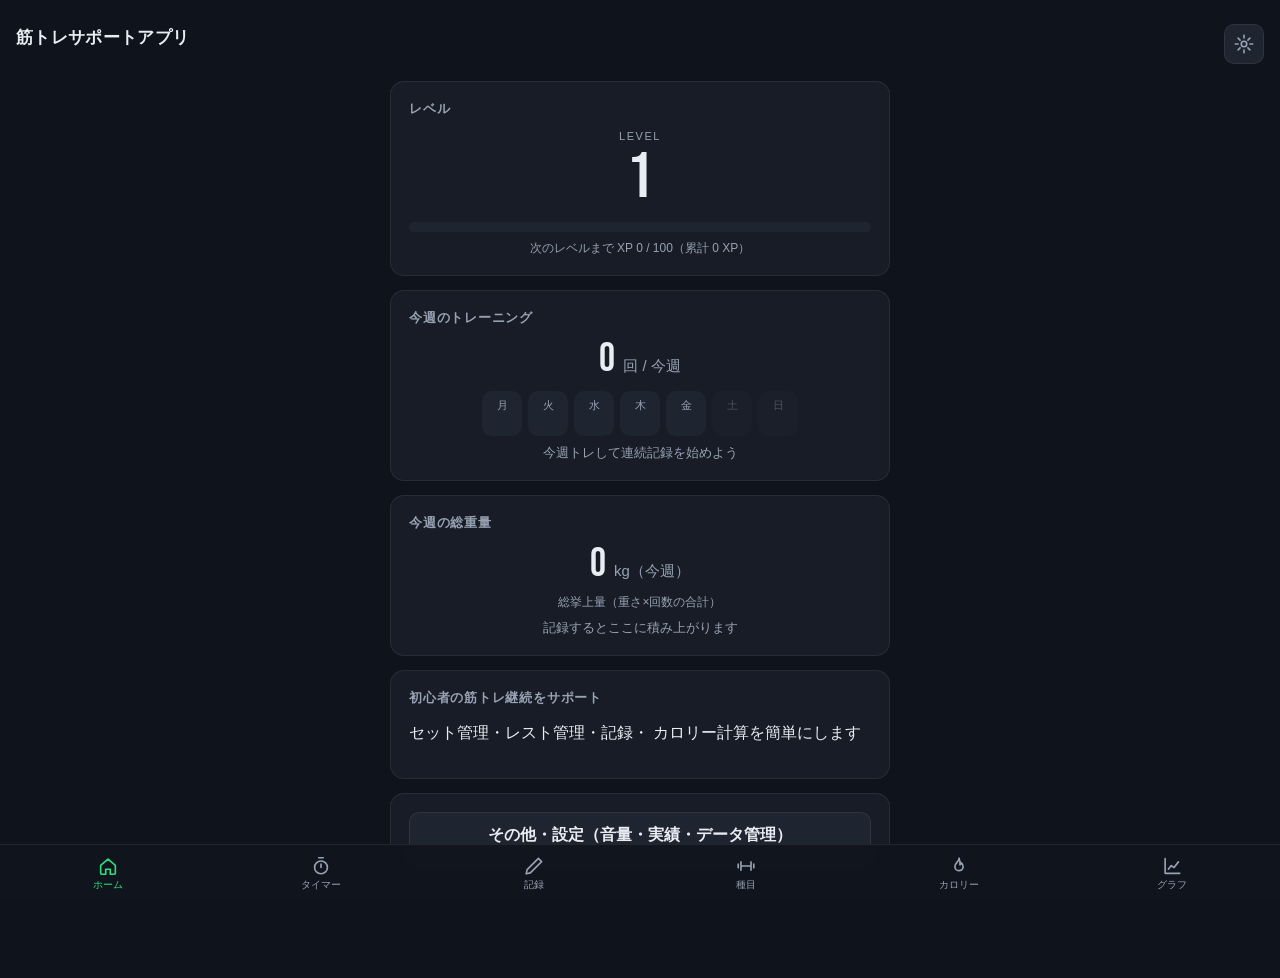
<file: index.html>
<!DOCTYPE html>
<html lang="ja">
<head>
  <meta charset="UTF-8">
  <meta name="viewport" content="width=device-width, initial-scale=1.0, viewport-fit=cover">
  <title>筋トレサポートアプリ</title>

  <link rel="stylesheet" href="style.css">
  <link rel="preconnect" href="https://fonts.googleapis.com">
  <link href="https://fonts.googleapis.com/css2?family=Bebas+Neue&display=swap" rel="stylesheet">
  <link rel="manifest" href="manifest.json">
  <meta name="theme-color" content="#0B0E15">
  <link rel="apple-touch-icon" href="icon-192.png">
  <meta name="apple-mobile-web-app-capable" content="yes">
  <meta name="apple-mobile-web-app-status-bar-style" content="black">
</head>
<body>

  

  <div class="home-top">
    <h1>筋トレサポートアプリ</h1>
    <a class="settings-link" href="settings.html" aria-label="その他・設定">
      <svg viewBox="0 0 24 24" fill="none" stroke="currentColor" stroke-width="1.8" stroke-linecap="round" stroke-linejoin="round"><circle cx="12" cy="12" r="3"/><path d="M12 2.5v3M12 18.5v3M21.5 12h-3M5.5 12h-3M18.4 5.6l-2.1 2.1M7.7 16.3l-2.1 2.1M18.4 18.4l-2.1-2.1M7.7 7.7 5.6 5.6"/></svg>
    </a>
  </div>

  <!-- レベル（ホームのトップに表示） -->
  <div class="card">
    <h2>レベル</h2>
    <div id="levelBox"></div>
  </div>

  <!-- 今週のトレーニング・連続記録 -->
  <div class="card">
    <h2>今週のトレーニング</h2>

    <div id="weeklyStreakBox"></div>
  </div>

  <!-- 今週の総重量 -->
  <div class="card">
    <h2>今週の総重量</h2>
    <div id="weeklyVolumeBox"></div>
  </div>

  <div class="card">
    <h2>初心者の筋トレ継続をサポート</h2>

    <p>
      セット管理・レスト管理・記録・
      カロリー計算を簡単にします
    </p>
  </div>

  <div class="card">
    <a class="settings-btn" href="settings.html">その他・設定（音量・実績・データ管理）</a>
  </div>

  <script src="script.js"></script>

  <nav class="bottom-nav">
    <a href="index.html" class="active"><span class="nav-icon"><svg viewBox="0 0 24 24" fill="none" stroke="currentColor" stroke-width="1.8" stroke-linecap="round" stroke-linejoin="round"><path d="M4 11.2 12 4.5l8 6.7V20a1 1 0 0 1-1 1h-4.5v-5.5h-5V21H5a1 1 0 0 1-1-1z"/></svg></span>ホーム</a>
    <a href="timer.html"><span class="nav-icon"><svg viewBox="0 0 24 24" fill="none" stroke="currentColor" stroke-width="1.8" stroke-linecap="round" stroke-linejoin="round"><circle cx="12" cy="13.5" r="7"/><path d="M12 13.5V10M9.5 3h5"/></svg></span>タイマー</a>
    <a href="record.html"><span class="nav-icon"><svg viewBox="0 0 24 24" fill="none" stroke="currentColor" stroke-width="1.8" stroke-linecap="round" stroke-linejoin="round"><path d="M16.8 3.7l3.5 3.5L8 19.5l-4.5 1 1-4.5z"/></svg></span>記録</a>
    <a href="exercise.html"><span class="nav-icon"><svg viewBox="0 0 24 24" fill="none" stroke="currentColor" stroke-width="1.8" stroke-linecap="round" stroke-linejoin="round"><path d="M3.5 10v4M6.5 7.5v9M17.5 7.5v9M20.5 10v4M6.5 12h11"/></svg></span>種目</a>
    <a href="calorie.html"><span class="nav-icon"><svg viewBox="0 0 24 24" fill="none" stroke="currentColor" stroke-width="1.8" stroke-linecap="round" stroke-linejoin="round"><path d="M12 3.5c.8 3-4.5 5.2-4.5 9a4.5 4.5 0 0 0 9 .2c0-1.9-.9-3.2-1.9-4.2-.2 1.3-.9 1.9-1.6 2.1.6-2.3-.2-5.1-1-7.1z"/></svg></span>カロリー</a>
    <a href="graph.html"><span class="nav-icon"><svg viewBox="0 0 24 24" fill="none" stroke="currentColor" stroke-width="1.8" stroke-linecap="round" stroke-linejoin="round"><path d="M4.5 4v16h16"/><path d="M8 15.5l3.2-4 3 2.2 4.8-6.2"/></svg></span>グラフ</a>
  </nav>

</body>
</html>
</file>
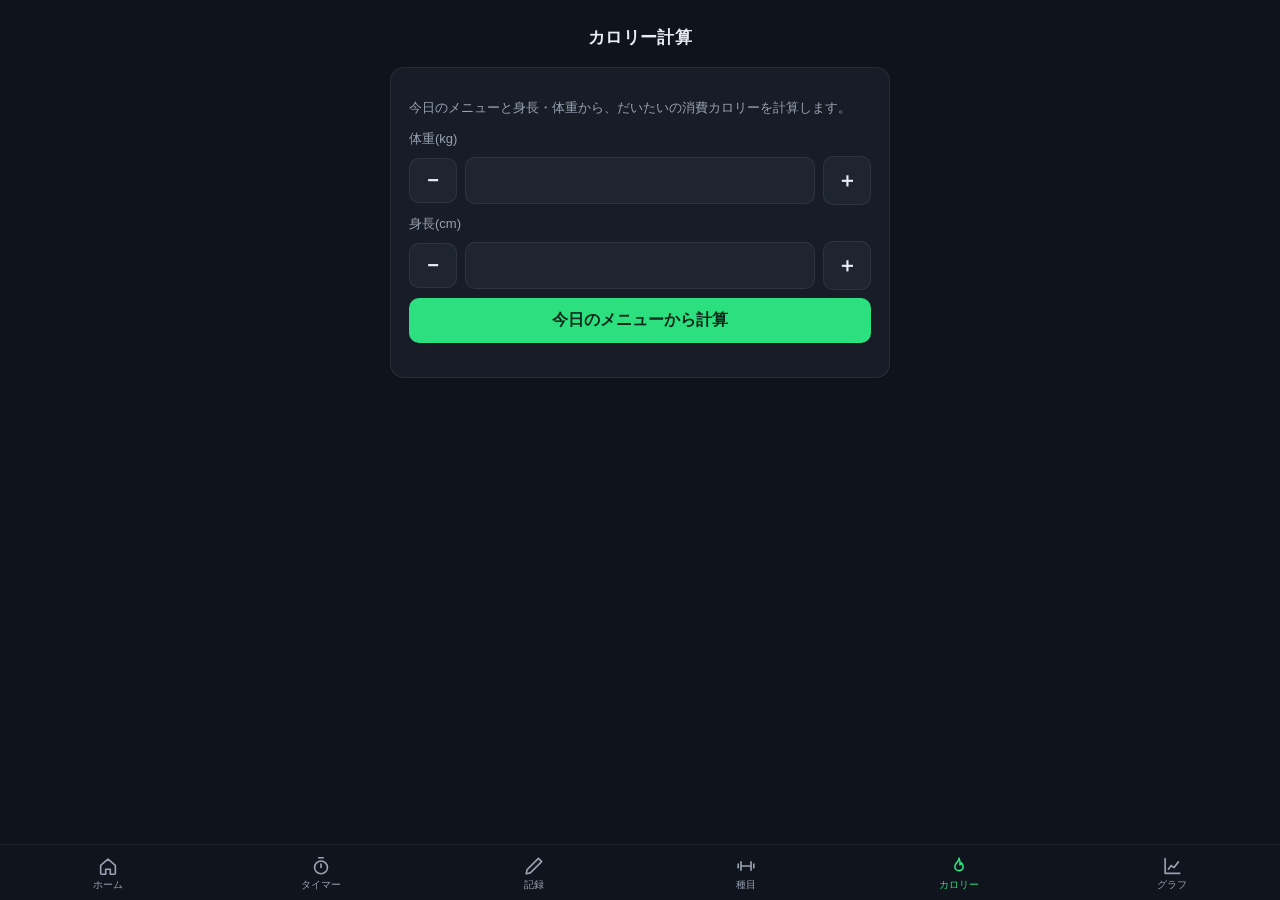
<file: calorie.html>
<!DOCTYPE html>
<html lang="ja">
<head>
  <meta charset="UTF-8">
  <meta name="viewport" content="width=device-width, initial-scale=1.0, viewport-fit=cover">
  <title>カロリー</title>

  <link rel="stylesheet" href="style.css">
  <link rel="preconnect" href="https://fonts.googleapis.com">
  <link href="https://fonts.googleapis.com/css2?family=Bebas+Neue&display=swap" rel="stylesheet">
  <link rel="manifest" href="manifest.json">
  <meta name="theme-color" content="#0B0E15">
  <link rel="apple-touch-icon" href="icon-192.png">
  <meta name="apple-mobile-web-app-capable" content="yes">
  <meta name="apple-mobile-web-app-status-bar-style" content="black">
</head>
<body>

  

  <h1>カロリー計算</h1>

  <div class="card">

    <p class="note">
      今日のメニューと身長・体重から、だいたいの消費カロリーを計算します。
    </p>

    <label>体重(kg)</label>
    <div class="field-row">
      <button type="button" class="step-btn"
        onclick="stepField('weight', -0.5, 20); saveBodyStats()">−</button>
      <input id="weight" type="number" inputmode="decimal"
        onchange="saveBodyStats()">
      <button type="button" class="step-btn"
        onclick="stepField('weight', 0.5, 20); saveBodyStats()">＋</button>
    </div>

    <label>身長(cm)</label>
    <div class="field-row">
      <button type="button" class="step-btn"
        onclick="stepField('height', -0.5, 100); saveBodyStats()">−</button>
      <input id="height" type="number" inputmode="decimal"
        onchange="saveBodyStats()">
      <button type="button" class="step-btn"
        onclick="stepField('height', 0.5, 100); saveBodyStats()">＋</button>
    </div>

    <button onclick="calcFromMenu()">
      今日のメニューから計算
    </button>

    <p id="result"></p>

  </div>

  <script src="script.js"></script>

  <nav class="bottom-nav">
    <a href="index.html"><span class="nav-icon"><svg viewBox="0 0 24 24" fill="none" stroke="currentColor" stroke-width="1.8" stroke-linecap="round" stroke-linejoin="round"><path d="M4 11.2 12 4.5l8 6.7V20a1 1 0 0 1-1 1h-4.5v-5.5h-5V21H5a1 1 0 0 1-1-1z"/></svg></span>ホーム</a>
    <a href="timer.html"><span class="nav-icon"><svg viewBox="0 0 24 24" fill="none" stroke="currentColor" stroke-width="1.8" stroke-linecap="round" stroke-linejoin="round"><circle cx="12" cy="13.5" r="7"/><path d="M12 13.5V10M9.5 3h5"/></svg></span>タイマー</a>
    <a href="record.html"><span class="nav-icon"><svg viewBox="0 0 24 24" fill="none" stroke="currentColor" stroke-width="1.8" stroke-linecap="round" stroke-linejoin="round"><path d="M16.8 3.7l3.5 3.5L8 19.5l-4.5 1 1-4.5z"/></svg></span>記録</a>
    <a href="exercise.html"><span class="nav-icon"><svg viewBox="0 0 24 24" fill="none" stroke="currentColor" stroke-width="1.8" stroke-linecap="round" stroke-linejoin="round"><path d="M3.5 10v4M6.5 7.5v9M17.5 7.5v9M20.5 10v4M6.5 12h11"/></svg></span>種目</a>
    <a href="calorie.html" class="active"><span class="nav-icon"><svg viewBox="0 0 24 24" fill="none" stroke="currentColor" stroke-width="1.8" stroke-linecap="round" stroke-linejoin="round"><path d="M12 3.5c.8 3-4.5 5.2-4.5 9a4.5 4.5 0 0 0 9 .2c0-1.9-.9-3.2-1.9-4.2-.2 1.3-.9 1.9-1.6 2.1.6-2.3-.2-5.1-1-7.1z"/></svg></span>カロリー</a>
    <a href="graph.html"><span class="nav-icon"><svg viewBox="0 0 24 24" fill="none" stroke="currentColor" stroke-width="1.8" stroke-linecap="round" stroke-linejoin="round"><path d="M4.5 4v16h16"/><path d="M8 15.5l3.2-4 3 2.2 4.8-6.2"/></svg></span>グラフ</a>
  </nav>

</body>
</html>
</file>
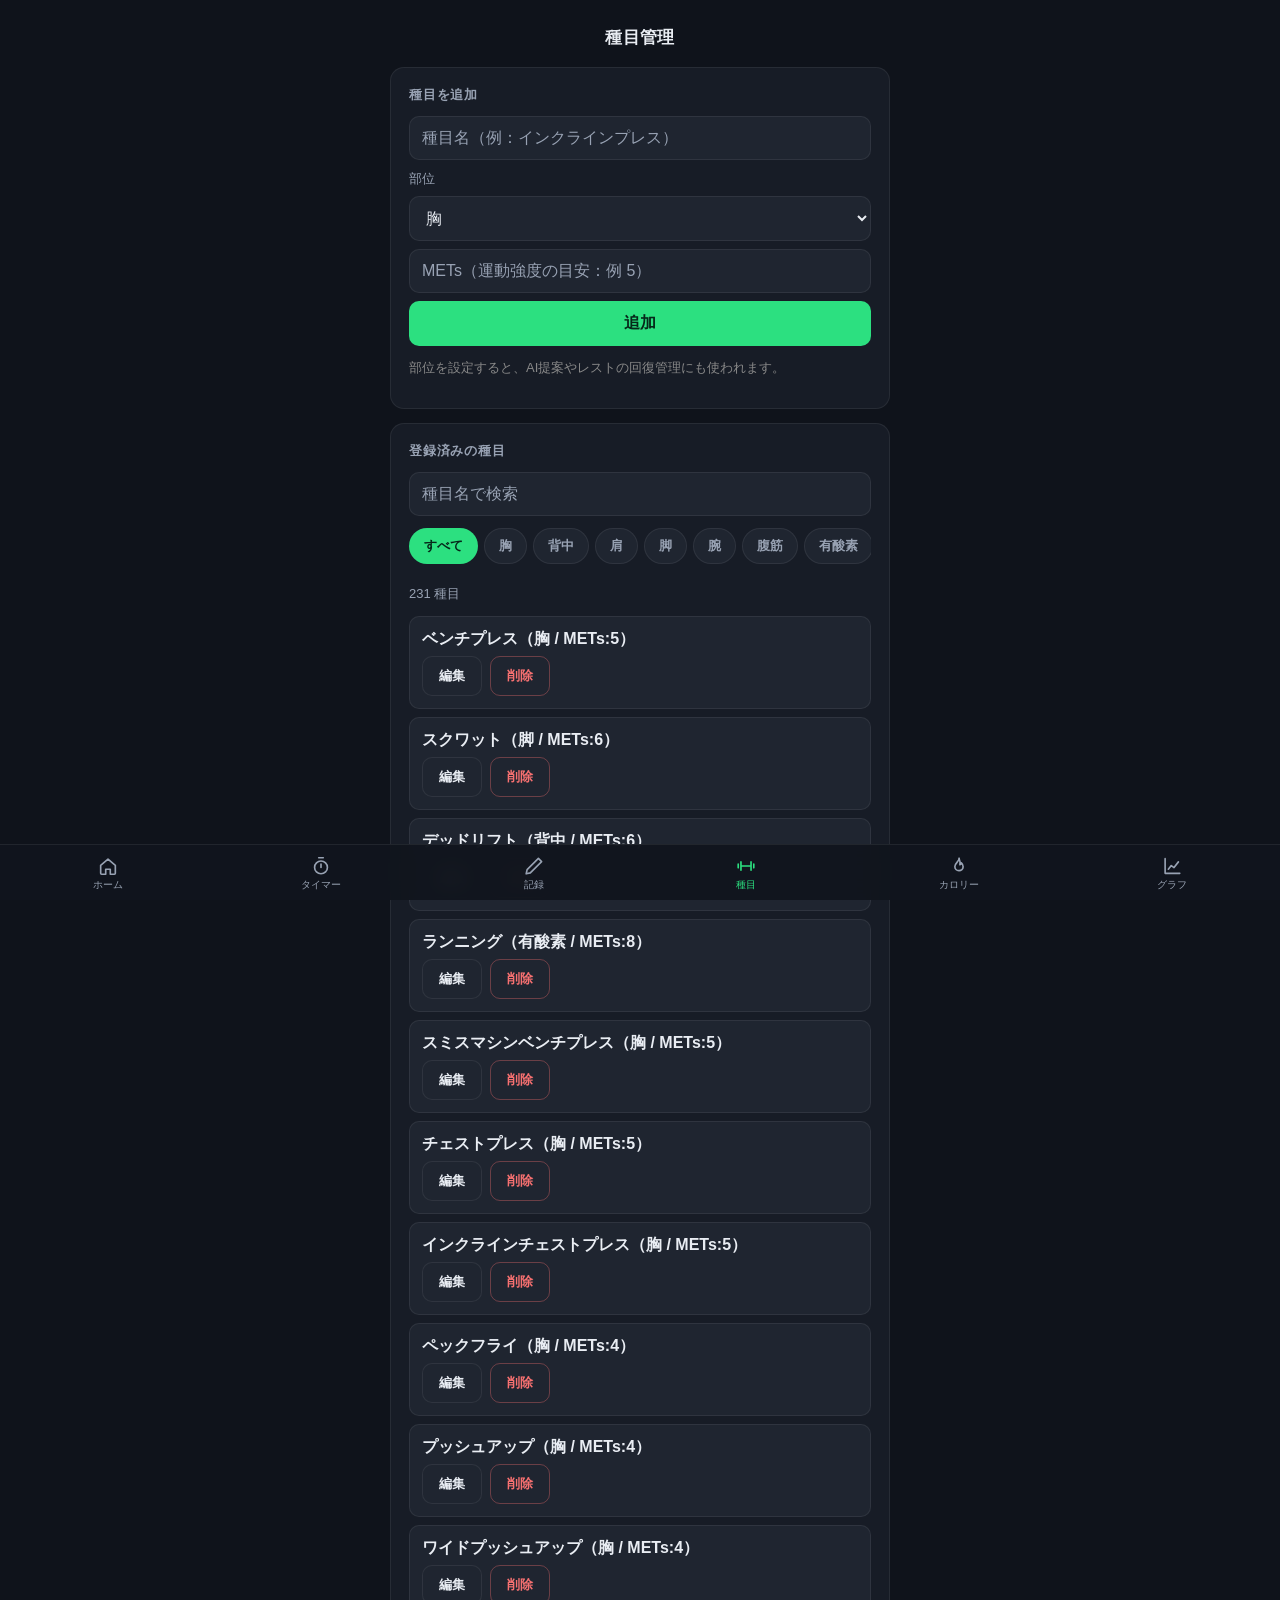
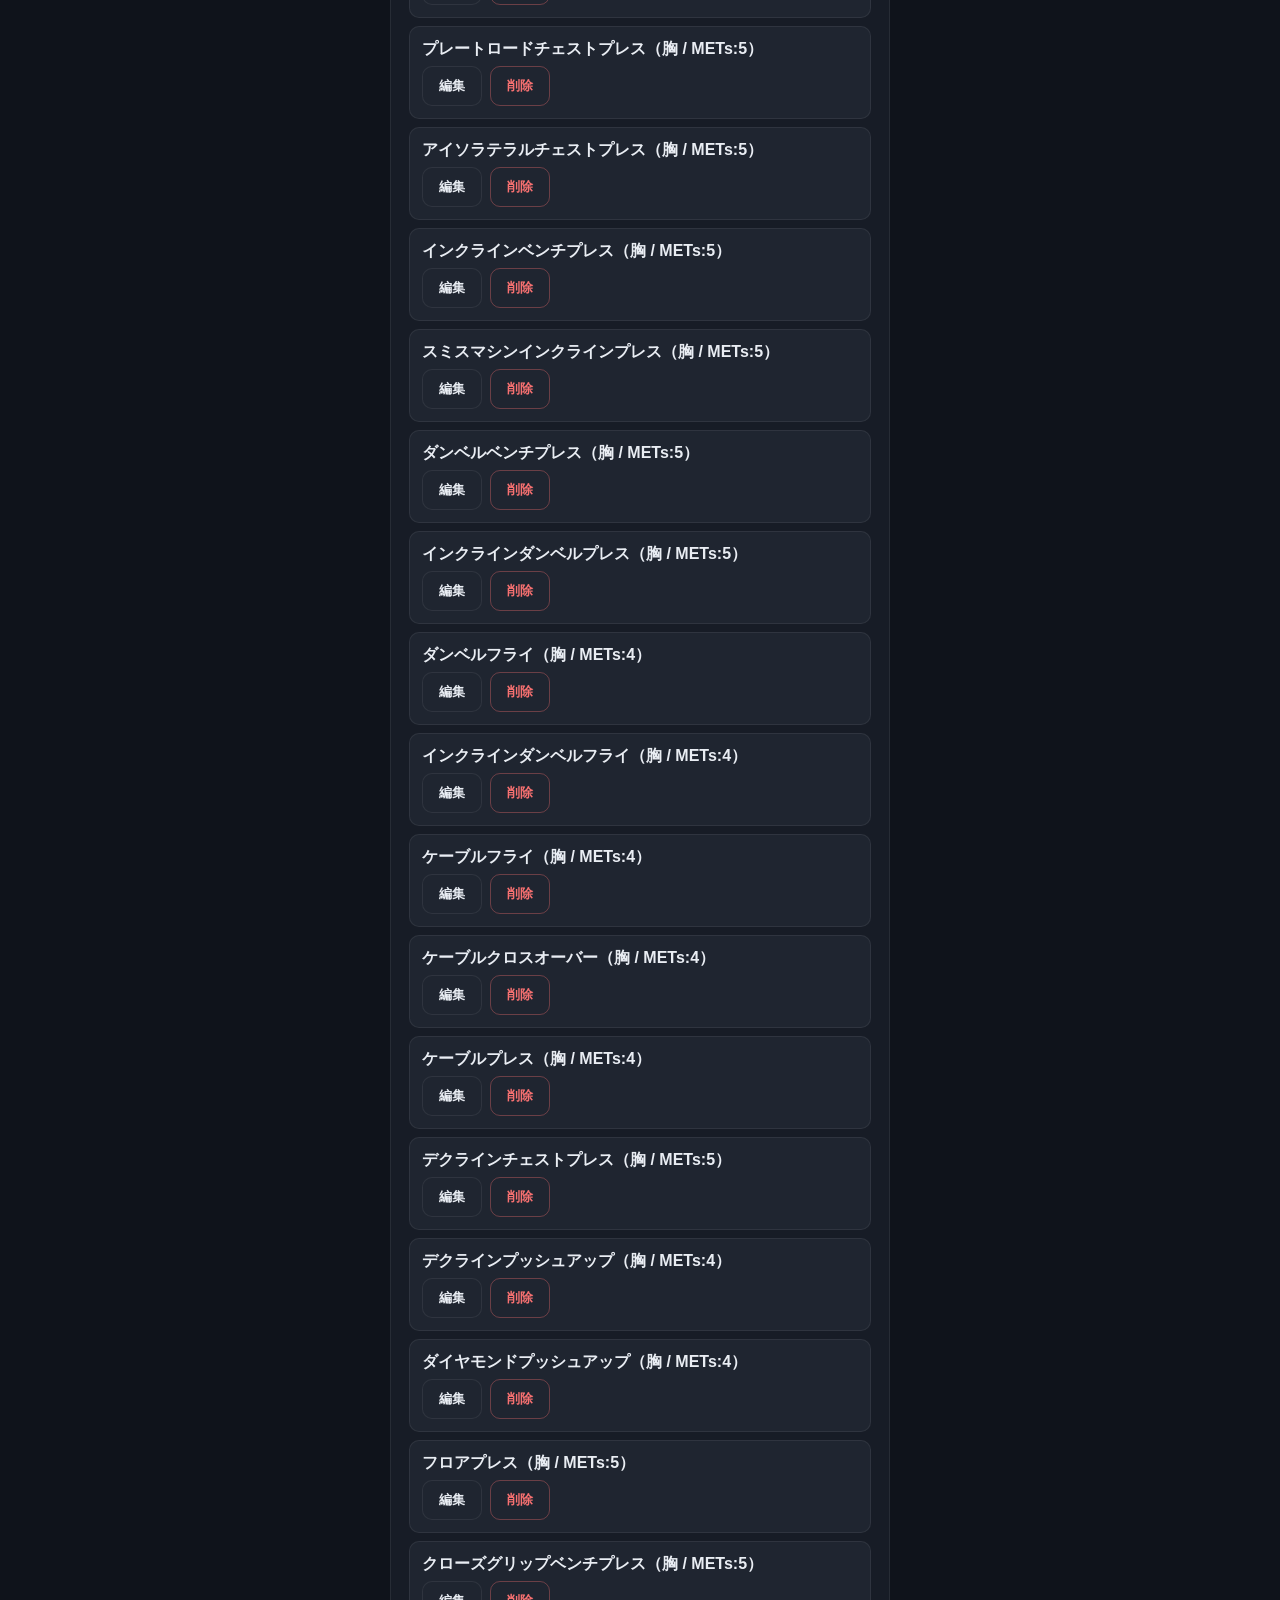
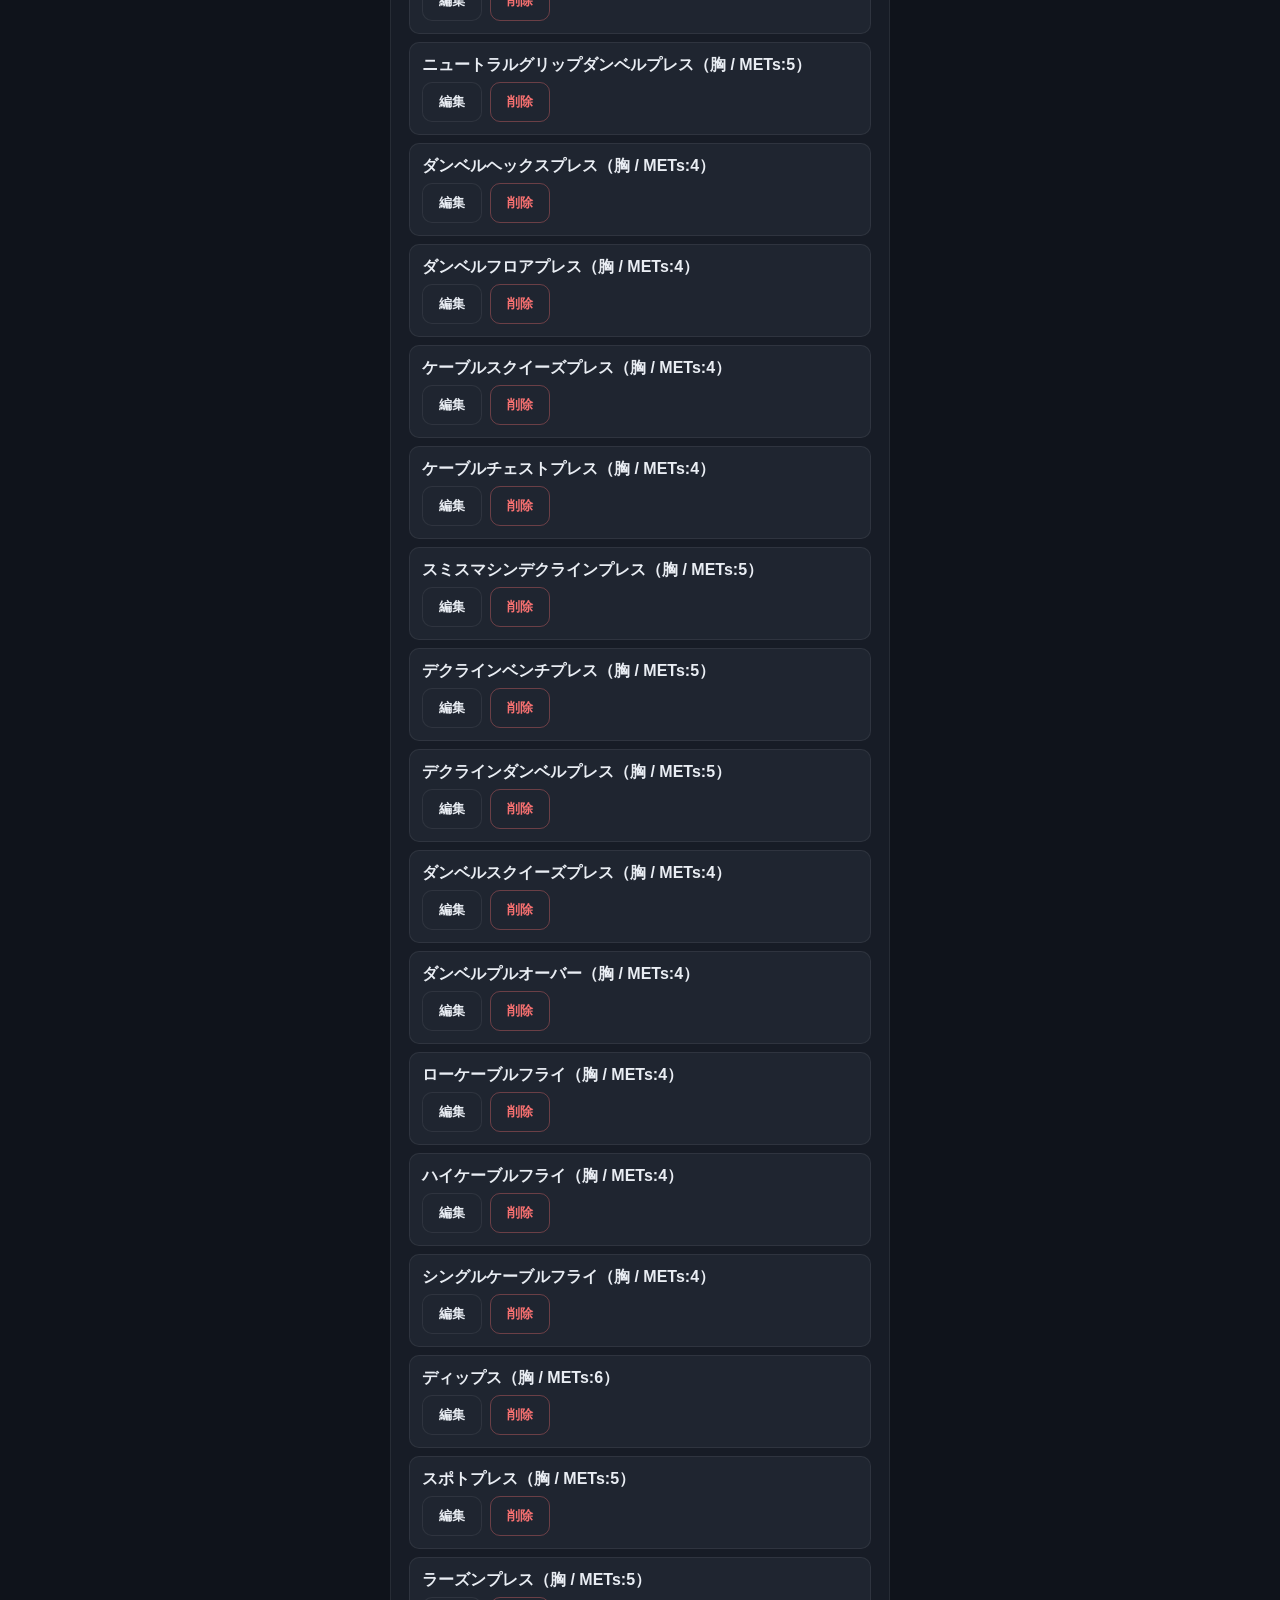
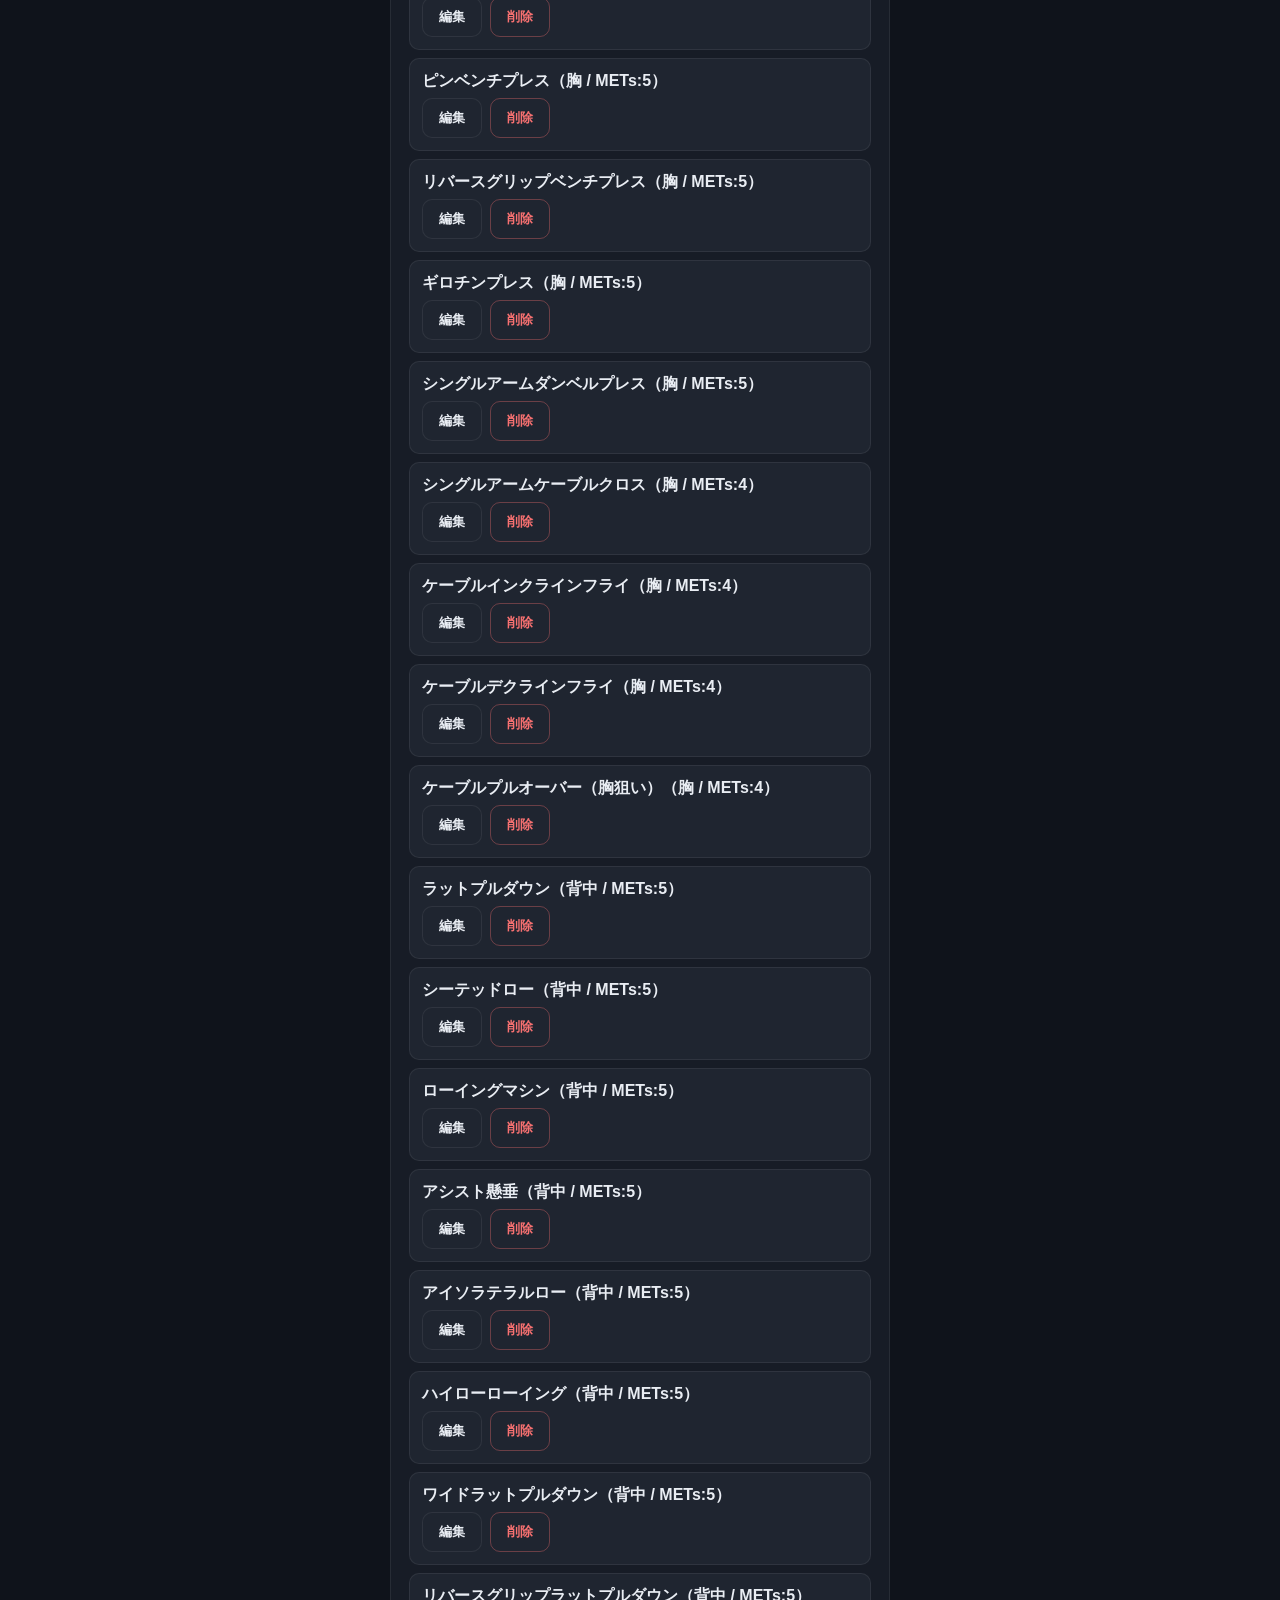
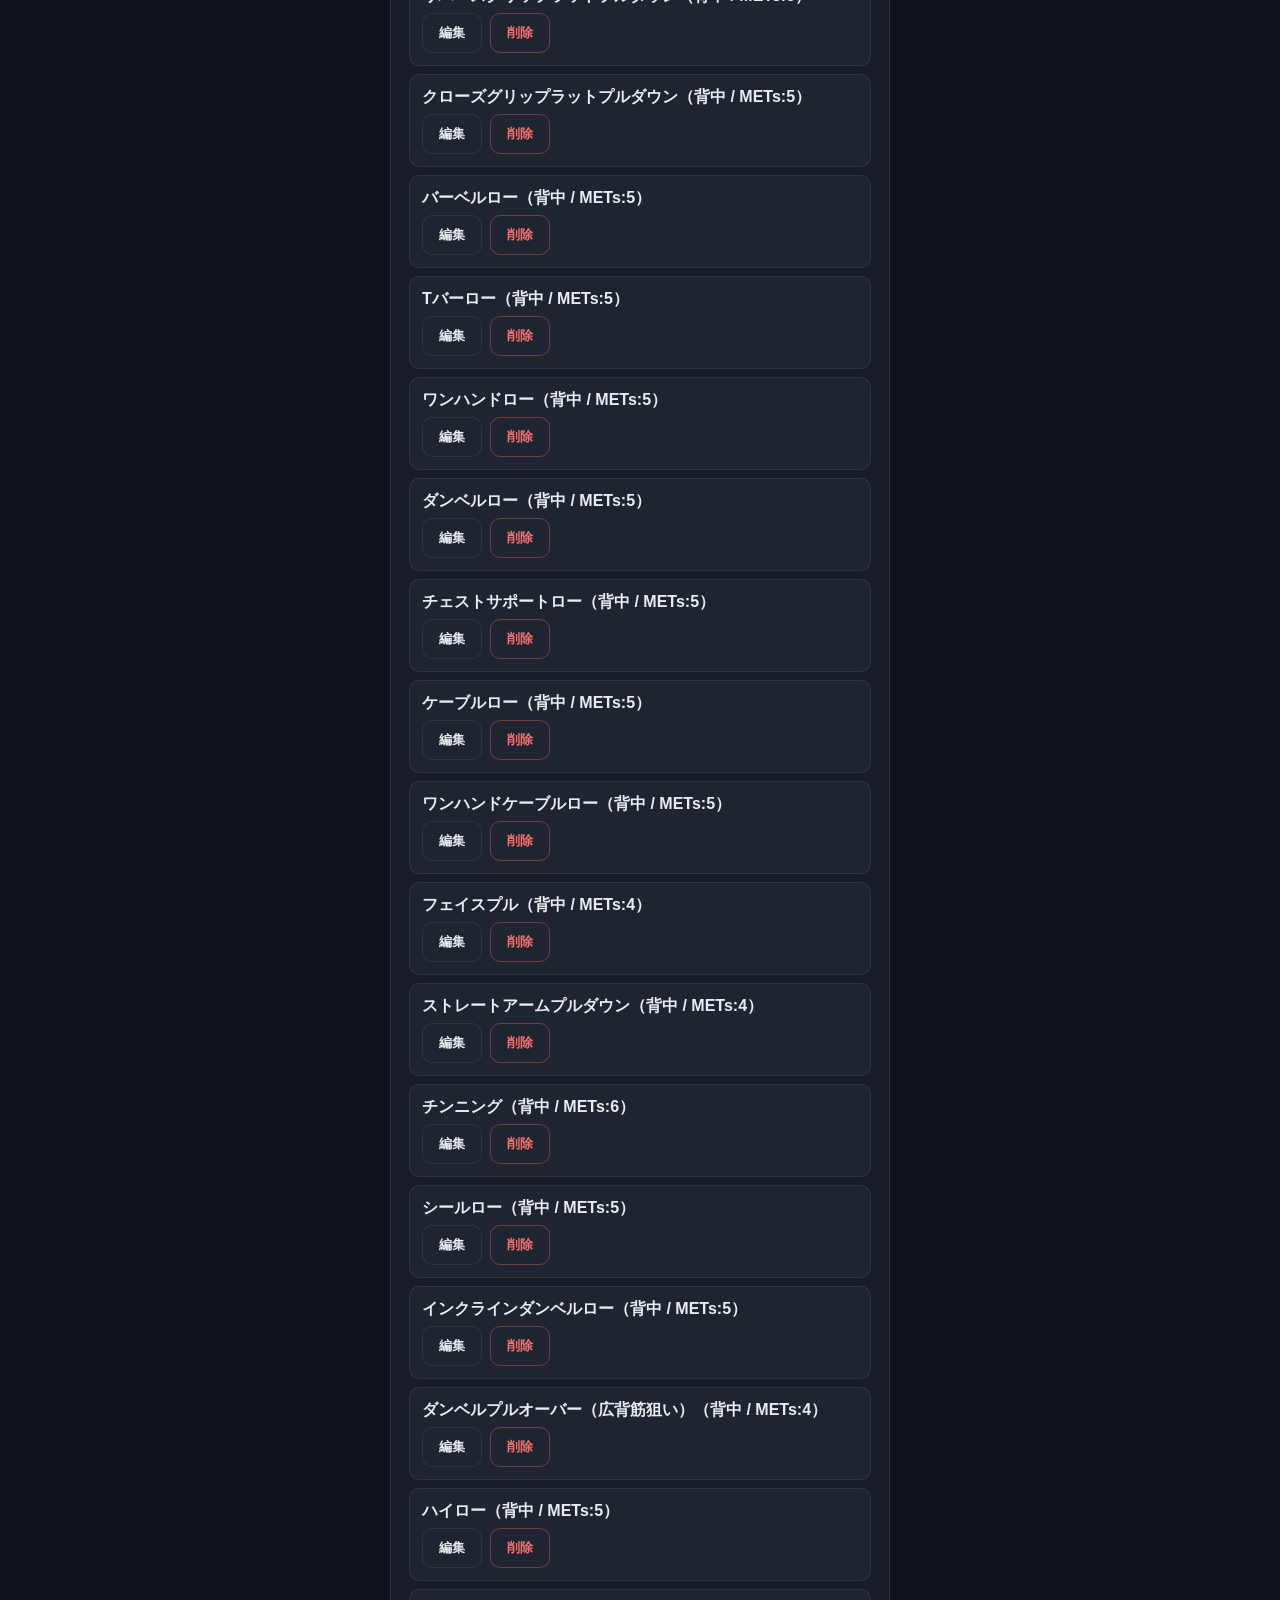
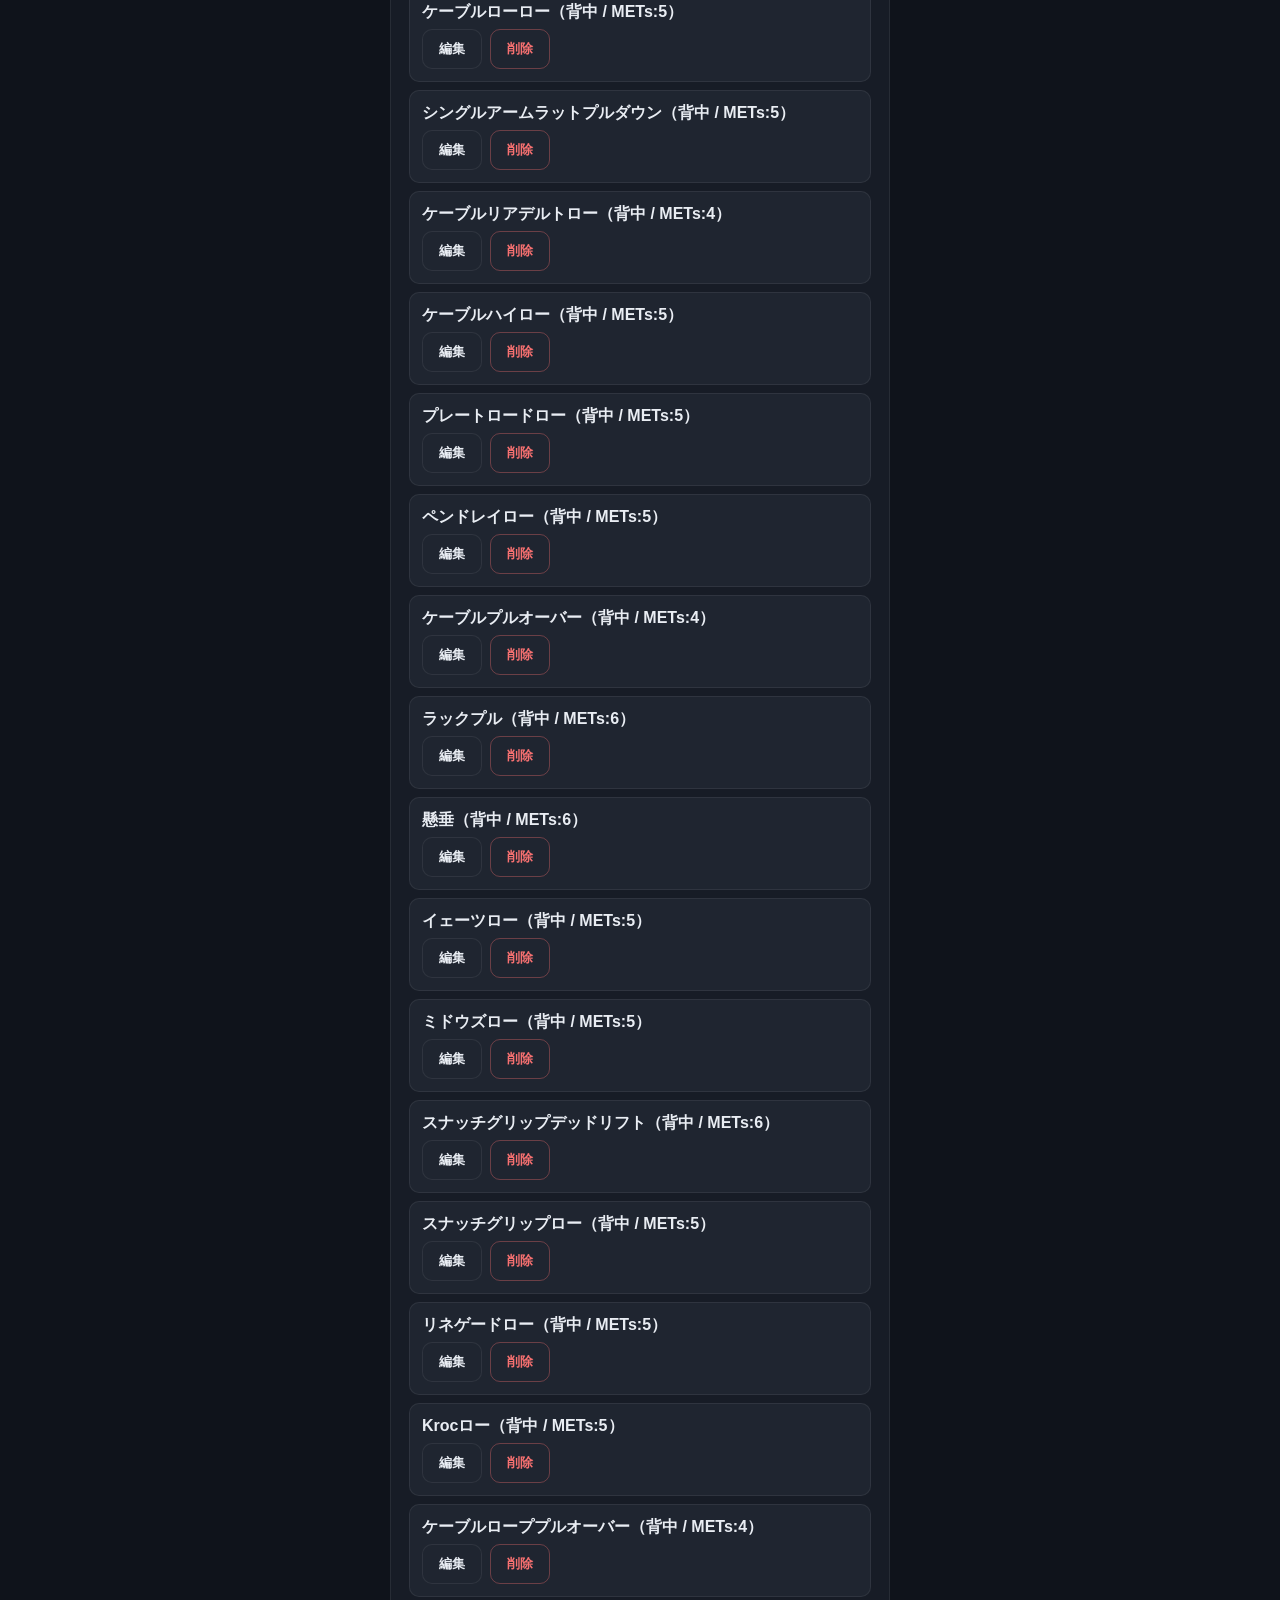
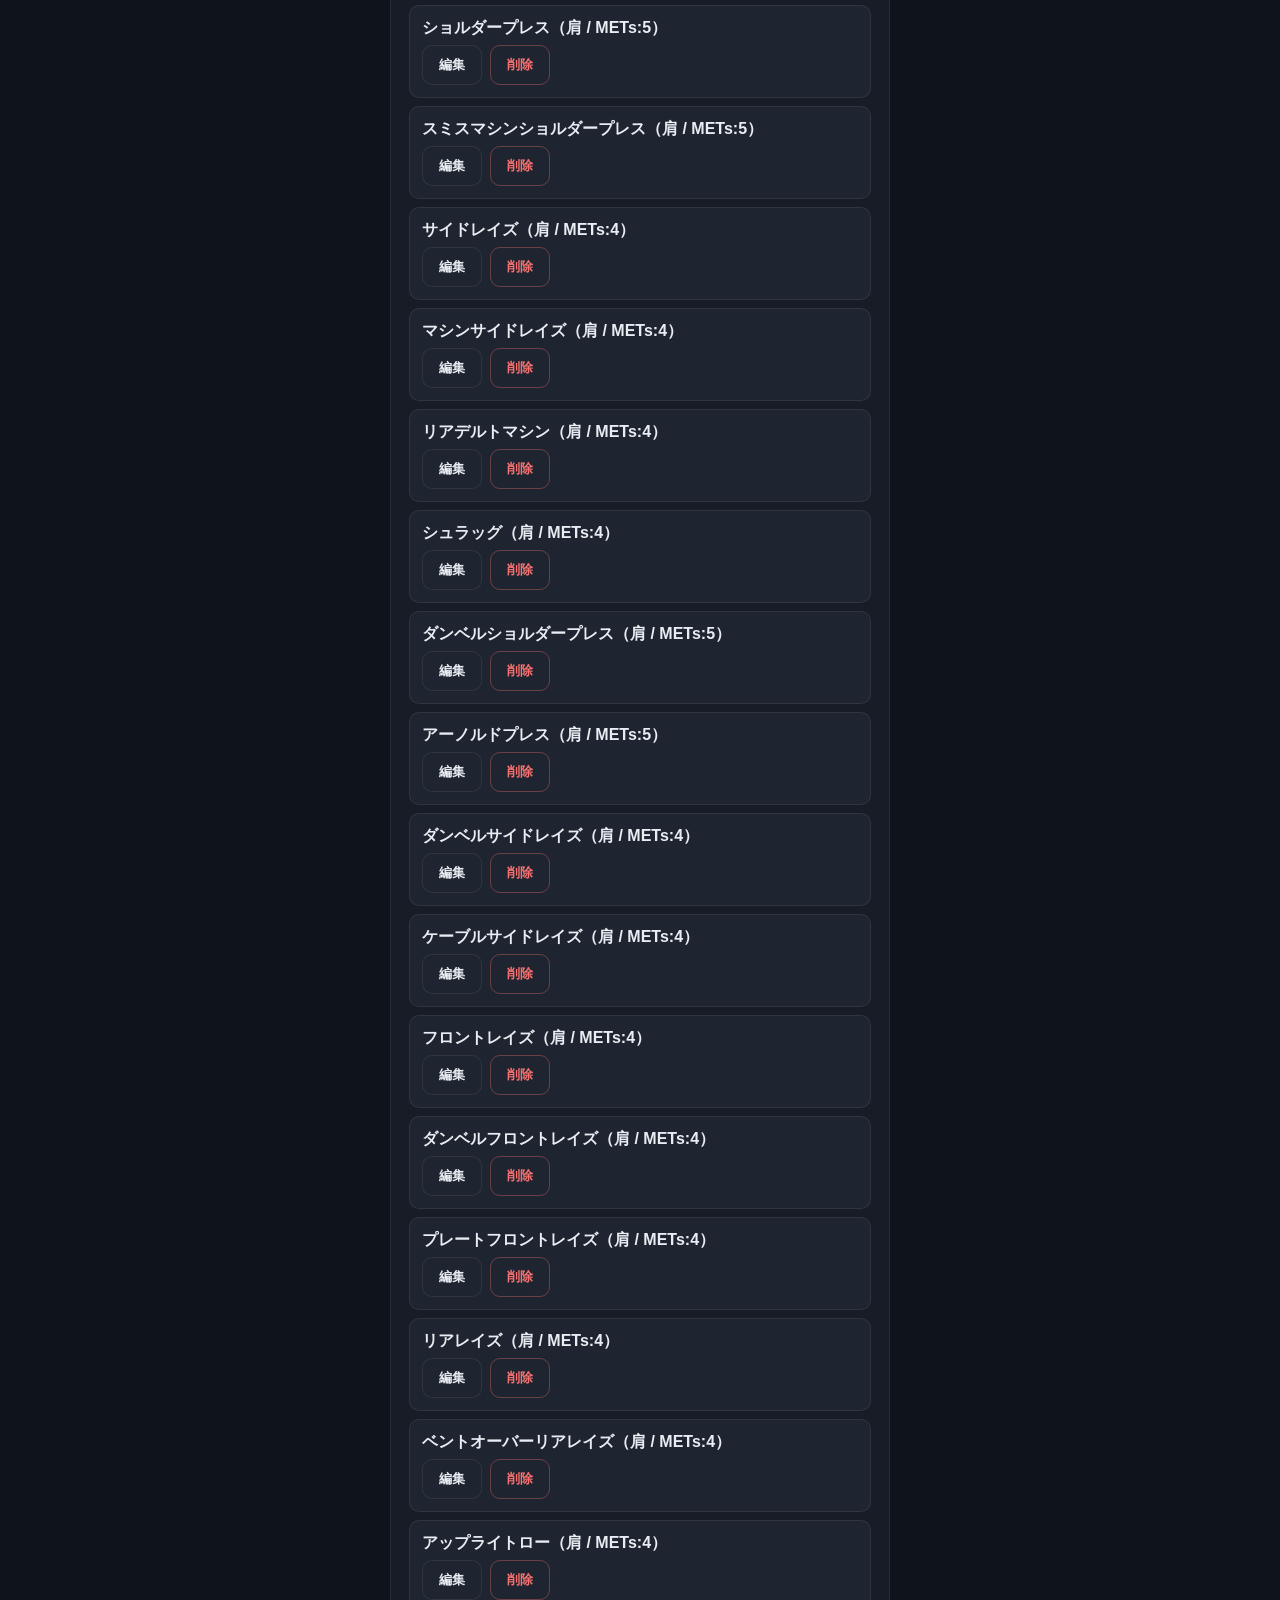
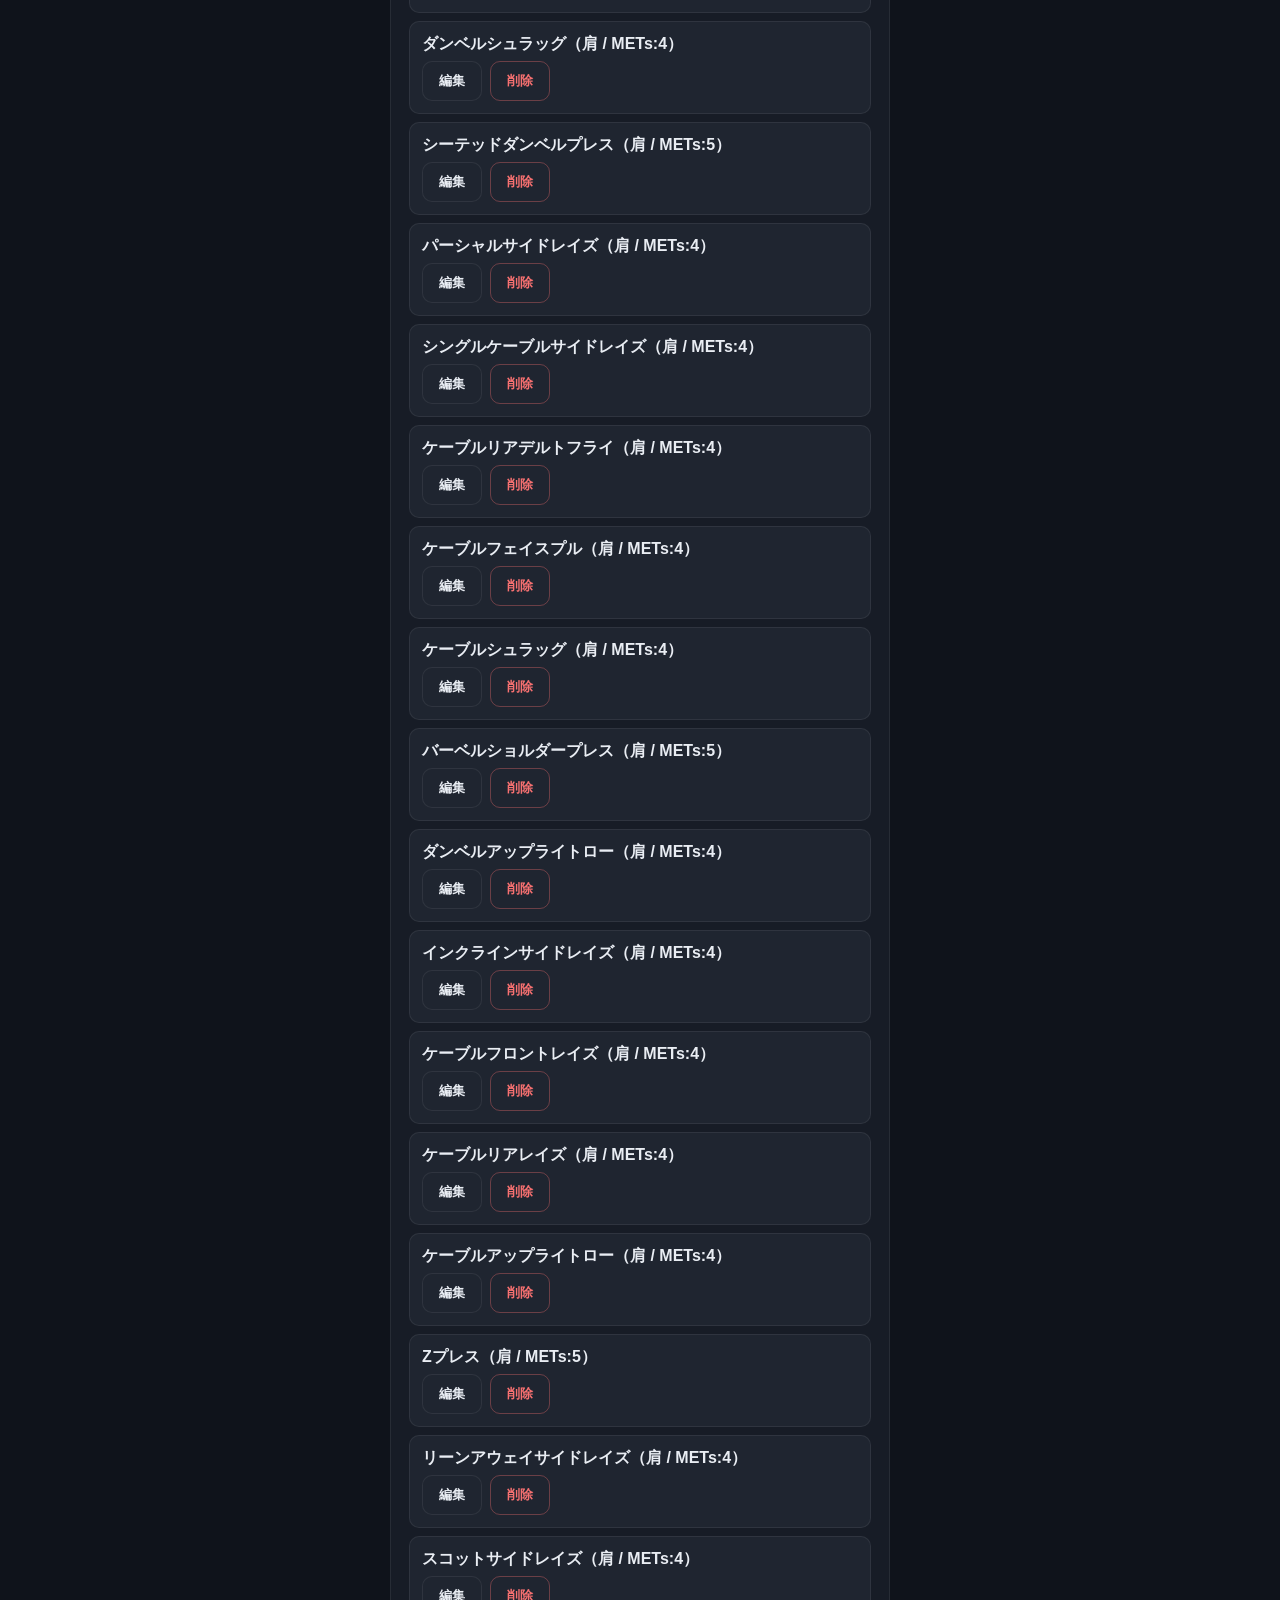
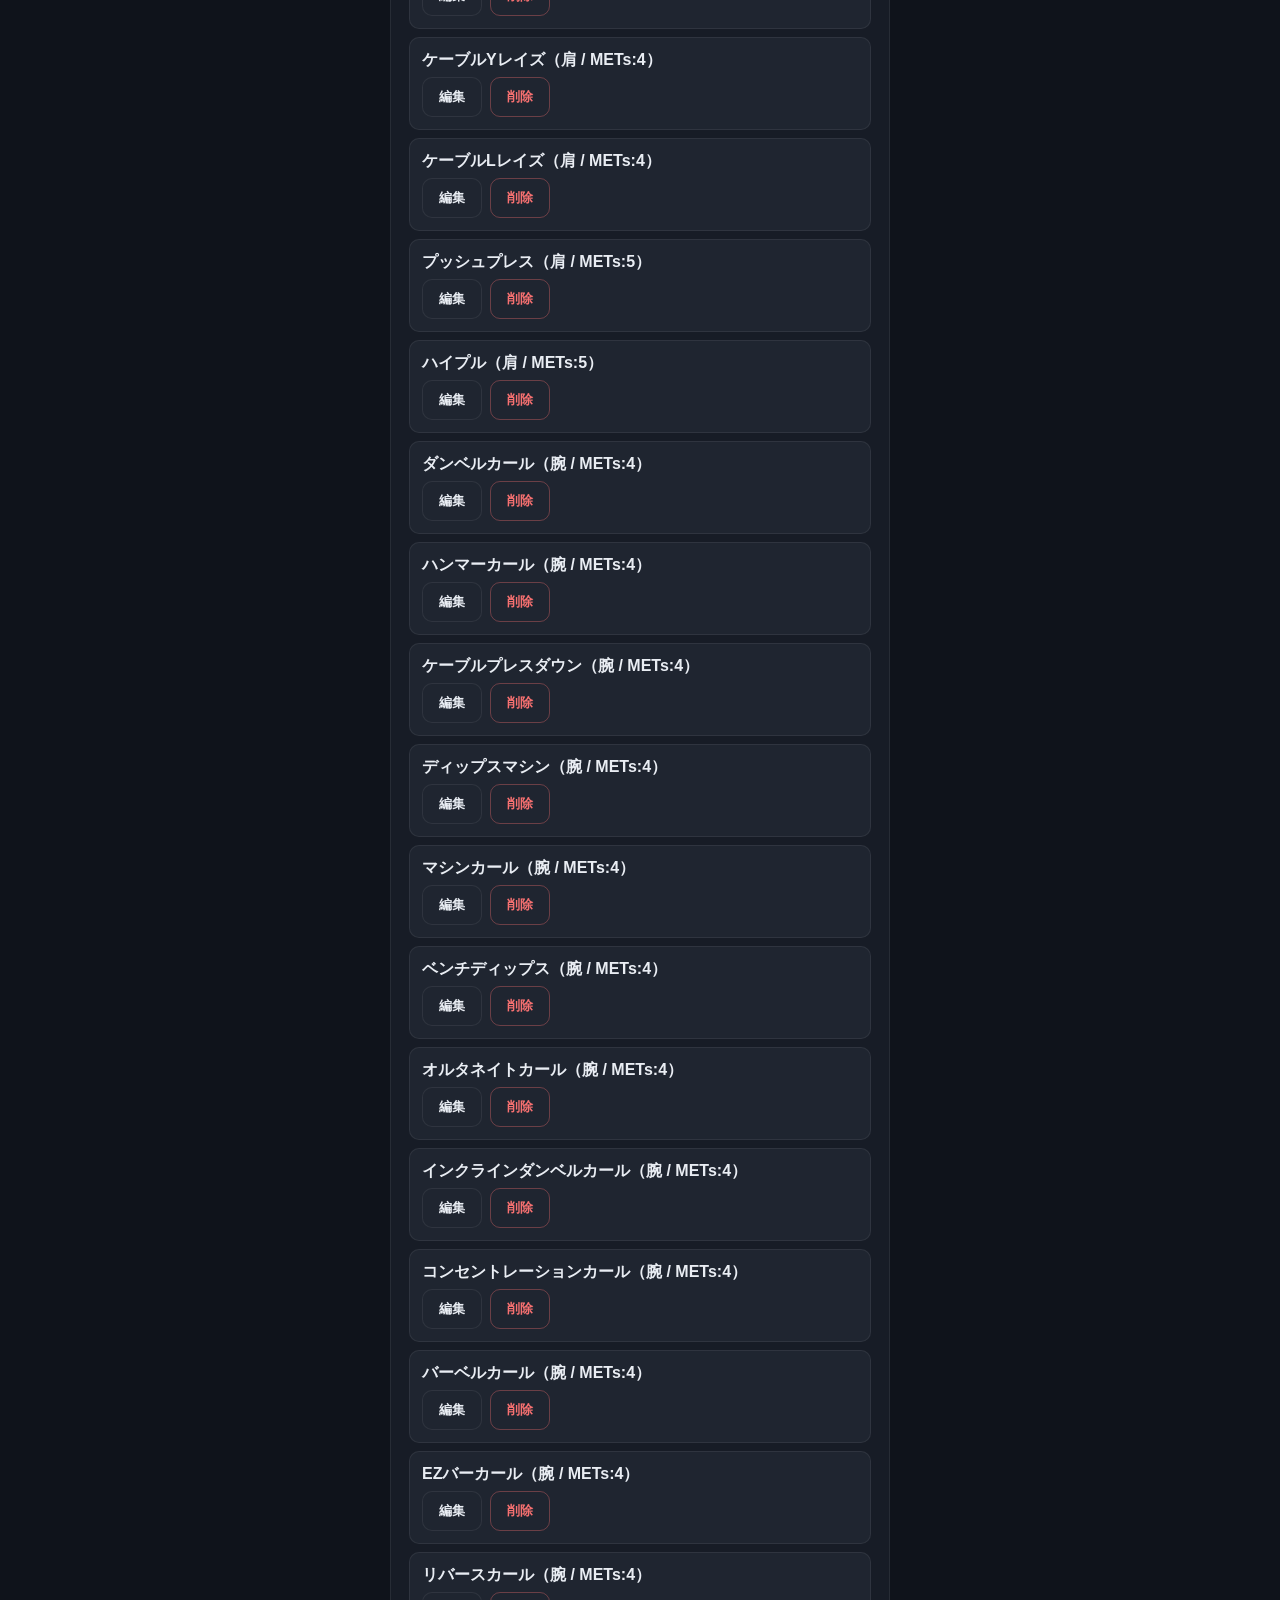
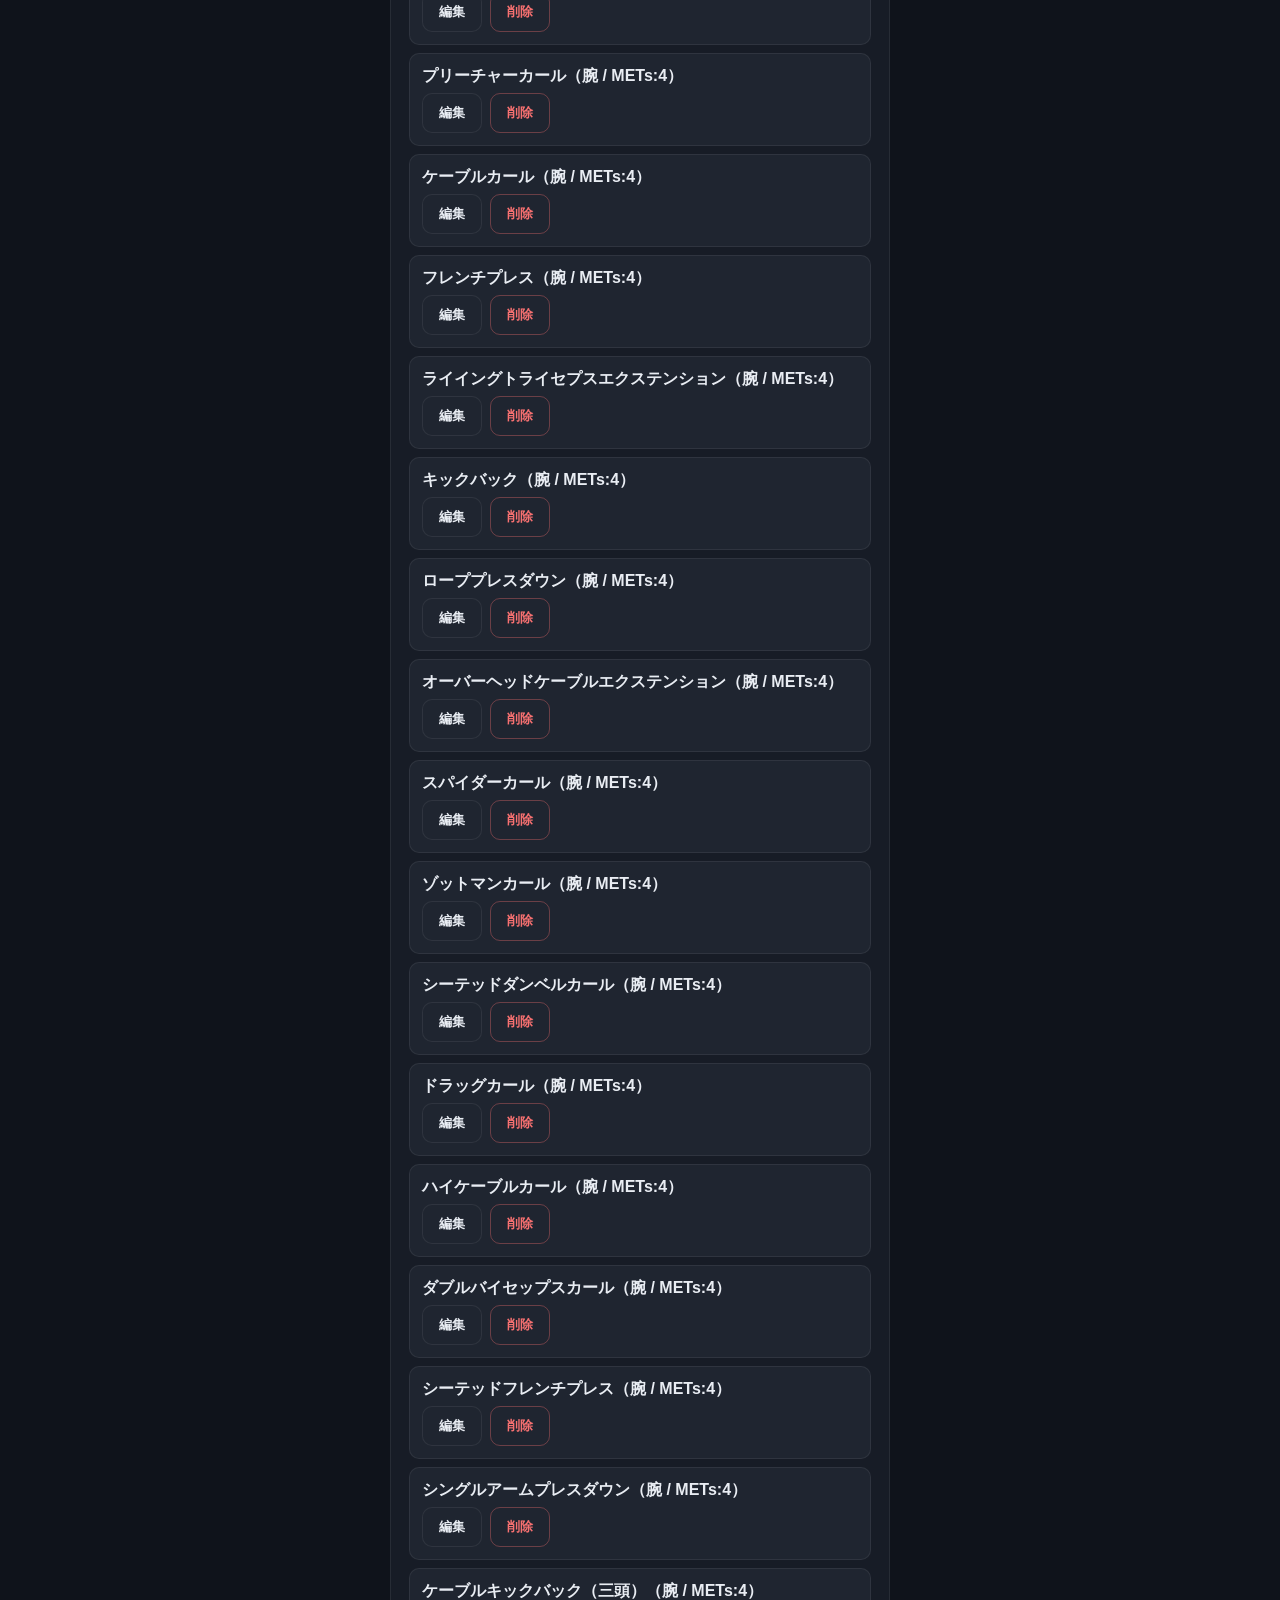
<file: exercise.html>
<!DOCTYPE html>
<html lang="ja">
<head>
  <meta charset="UTF-8">
  <meta name="viewport" content="width=device-width, initial-scale=1.0, viewport-fit=cover">
  <title>種目管理</title>

  <link rel="stylesheet" href="style.css">
  <link rel="preconnect" href="https://fonts.googleapis.com">
  <link href="https://fonts.googleapis.com/css2?family=Bebas+Neue&display=swap" rel="stylesheet">
  <link rel="manifest" href="manifest.json">
  <meta name="theme-color" content="#0B0E15">
  <link rel="apple-touch-icon" href="icon-192.png">
  <meta name="apple-mobile-web-app-capable" content="yes">
  <meta name="apple-mobile-web-app-status-bar-style" content="black">
</head>
<body>

  

  <h1>種目管理</h1>

  <!-- 追加／編集フォーム -->
  <div class="card">

    <h2 id="exFormTitle">種目を追加</h2>

    <input id="newExerciseName" placeholder="種目名（例：インクラインプレス）">

    <label>部位</label>
    <select id="newExercisePart">
      <option value="胸">胸</option>
      <option value="背中">背中</option>
      <option value="肩">肩</option>
      <option value="脚">脚</option>
      <option value="腕">腕</option>
      <option value="腹筋">腹筋</option>
      <option value="有酸素">有酸素</option>
      <option value="その他">その他</option>
    </select>

    <input id="newExerciseMets" type="number" inputmode="decimal"
      placeholder="METs（運動強度の目安：例 5）">

    <button id="exSubmitBtn" onclick="addExercise()">
      追加
    </button>

    <button id="exCancelBtn" class="sub-btn" onclick="cancelEditExercise()"
      style="display:none;">
      編集をやめる
    </button>

    <p style="color:#888; font-size:13px;">
      部位を設定すると、AI提案やレストの回復管理にも使われます。
    </p>

  </div>

  <!-- 登録済み種目の一覧 -->
  <div class="card">

    <h2>登録済みの種目</h2>

    <input id="exSearch" type="search" placeholder="種目名で検索" oninput="renderExerciseList()">

    <div id="exPartTabs" class="filter-tabs">
      <button type="button" class="filter-tab active" data-part="all" onclick="setExPart(this)">すべて</button>
      <button type="button" class="filter-tab" data-part="胸" onclick="setExPart(this)">胸</button>
      <button type="button" class="filter-tab" data-part="背中" onclick="setExPart(this)">背中</button>
      <button type="button" class="filter-tab" data-part="肩" onclick="setExPart(this)">肩</button>
      <button type="button" class="filter-tab" data-part="脚" onclick="setExPart(this)">脚</button>
      <button type="button" class="filter-tab" data-part="腕" onclick="setExPart(this)">腕</button>
      <button type="button" class="filter-tab" data-part="腹筋" onclick="setExPart(this)">腹筋</button>
      <button type="button" class="filter-tab" data-part="有酸素" onclick="setExPart(this)">有酸素</button>
      <button type="button" class="filter-tab" data-part="その他" onclick="setExPart(this)">その他</button>
    </div>

    <p class="note" id="exCount"></p>

    <ul id="exerciseList"></ul>

  </div>

  <script src="script.js"></script>
  <script src="ai.js"></script>

  <nav class="bottom-nav">
    <a href="index.html"><span class="nav-icon"><svg viewBox="0 0 24 24" fill="none" stroke="currentColor" stroke-width="1.8" stroke-linecap="round" stroke-linejoin="round"><path d="M4 11.2 12 4.5l8 6.7V20a1 1 0 0 1-1 1h-4.5v-5.5h-5V21H5a1 1 0 0 1-1-1z"/></svg></span>ホーム</a>
    <a href="timer.html"><span class="nav-icon"><svg viewBox="0 0 24 24" fill="none" stroke="currentColor" stroke-width="1.8" stroke-linecap="round" stroke-linejoin="round"><circle cx="12" cy="13.5" r="7"/><path d="M12 13.5V10M9.5 3h5"/></svg></span>タイマー</a>
    <a href="record.html"><span class="nav-icon"><svg viewBox="0 0 24 24" fill="none" stroke="currentColor" stroke-width="1.8" stroke-linecap="round" stroke-linejoin="round"><path d="M16.8 3.7l3.5 3.5L8 19.5l-4.5 1 1-4.5z"/></svg></span>記録</a>
    <a href="exercise.html" class="active"><span class="nav-icon"><svg viewBox="0 0 24 24" fill="none" stroke="currentColor" stroke-width="1.8" stroke-linecap="round" stroke-linejoin="round"><path d="M3.5 10v4M6.5 7.5v9M17.5 7.5v9M20.5 10v4M6.5 12h11"/></svg></span>種目</a>
    <a href="calorie.html"><span class="nav-icon"><svg viewBox="0 0 24 24" fill="none" stroke="currentColor" stroke-width="1.8" stroke-linecap="round" stroke-linejoin="round"><path d="M12 3.5c.8 3-4.5 5.2-4.5 9a4.5 4.5 0 0 0 9 .2c0-1.9-.9-3.2-1.9-4.2-.2 1.3-.9 1.9-1.6 2.1.6-2.3-.2-5.1-1-7.1z"/></svg></span>カロリー</a>
    <a href="graph.html"><span class="nav-icon"><svg viewBox="0 0 24 24" fill="none" stroke="currentColor" stroke-width="1.8" stroke-linecap="round" stroke-linejoin="round"><path d="M4.5 4v16h16"/><path d="M8 15.5l3.2-4 3 2.2 4.8-6.2"/></svg></span>グラフ</a>
  </nav>

</body>
</html>
</file>
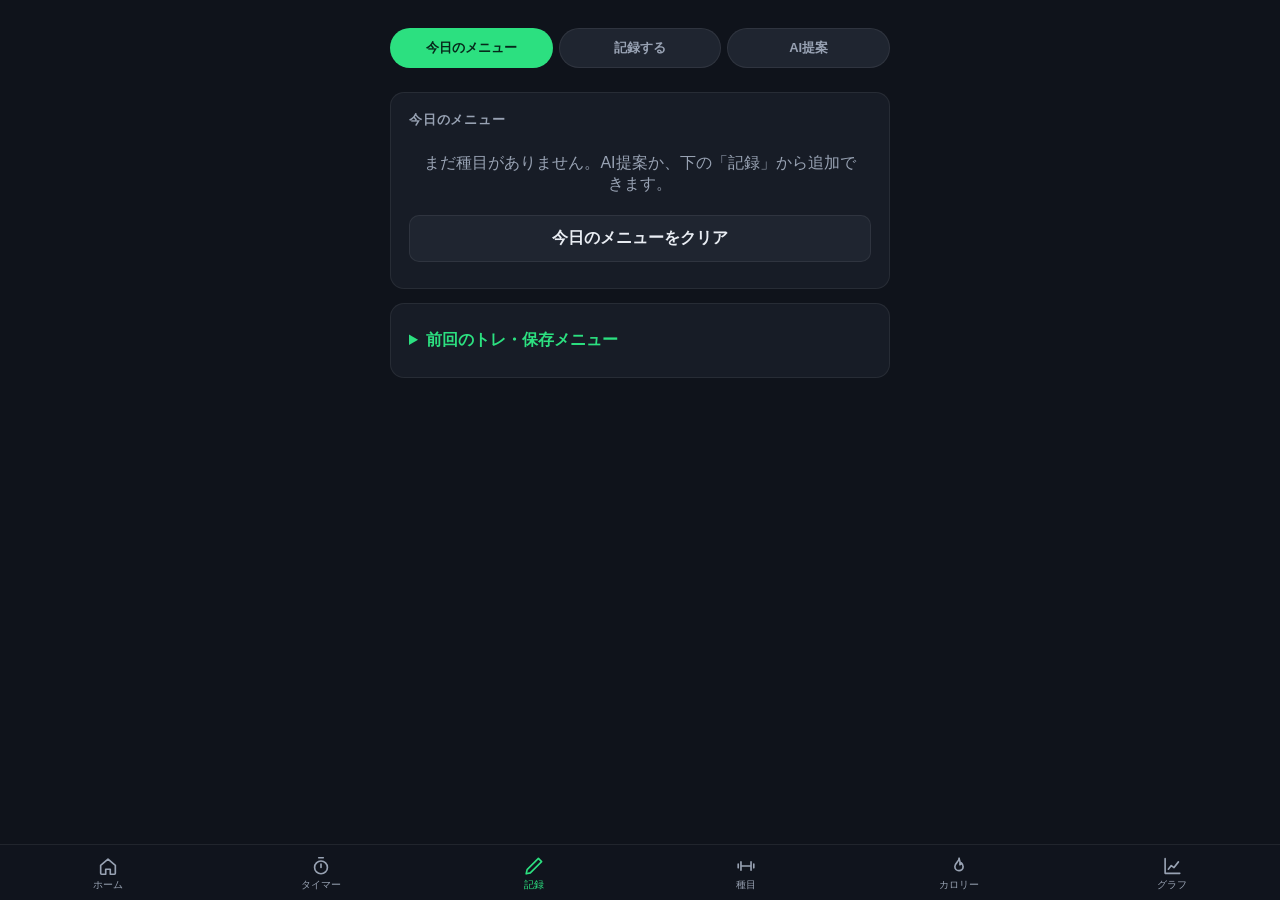
<file: record.html>
<!DOCTYPE html>
<html lang="ja">
<head>
  <meta charset="UTF-8">
  <meta name="viewport" content="width=device-width, initial-scale=1.0, viewport-fit=cover">
  <title>記録</title>

  <link rel="stylesheet" href="style.css">
  <link rel="preconnect" href="https://fonts.googleapis.com">
  <link href="https://fonts.googleapis.com/css2?family=Bebas+Neue&display=swap" rel="stylesheet">
  <link rel="manifest" href="manifest.json">
  <meta name="theme-color" content="#0B0E15">
  <link rel="apple-touch-icon" href="icon-192.png">
  <meta name="apple-mobile-web-app-capable" content="yes">
  <meta name="apple-mobile-web-app-status-bar-style" content="black">
</head>
<body>

  <!-- ============================================================= -->
  <!--  ページ内タブ（3つのパネルを切り替える）                      -->
  <!-- ============================================================= -->
  <div class="rec-tabs">
    <button type="button" class="rec-tab active" data-panel="panelMenu" onclick="switchRecPanel(this)">
      今日のメニュー<span class="rec-badge" id="recMenuBadge"></span>
    </button>
    <button type="button" class="rec-tab" data-panel="panelInput" onclick="switchRecPanel(this)">
      記録する
    </button>
    <button type="button" class="rec-tab" data-panel="panelAI" onclick="switchRecPanel(this)">
      AI提案
    </button>
  </div>

  <!-- ============================================================= -->
  <!--  パネル1：今日のメニュー                                      -->
  <!-- ============================================================= -->
  <section class="rec-panel active" id="panelMenu">

    <div class="card">
      <h2>今日のメニュー</h2>

      <ul id="menuList"></ul>

      <button class="sub-btn" onclick="clearTodayMenu()">
        今日のメニューをクリア
      </button>
    </div>

    <div class="card">
      <details>
        <summary>前回のトレ・保存メニュー</summary>

        <button onclick="loadLastSession()">
          ↻ 前回のトレを読み込む
        </button>

        <button class="sub-btn" onclick="saveLastSession()">
          今日のトレを「前回」として記憶
        </button>

        <div class="ai-divider"></div>

        <input id="menuName" placeholder="メニュー名（例：胸の日）">

        <button onclick="saveRoutine()">
          今日のメニューに名前を付けて保存
        </button>

        <div id="routineButtons"></div>
      </details>
    </div>

  </section>

  <!-- ============================================================= -->
  <!--  パネル2：記録する                                            -->
  <!-- ============================================================= -->
  <section class="rec-panel" id="panelInput">

    <div class="card">

      <label>種目</label>

      <input id="recSearch" type="search" placeholder="種目名で検索" oninput="updateExerciseSelect()">

      <div id="recPartTabs" class="filter-tabs">
        <button type="button" class="filter-tab active" data-part="all" onclick="setRecPart(this)">すべて</button>
        <button type="button" class="filter-tab" data-part="胸" onclick="setRecPart(this)">胸</button>
        <button type="button" class="filter-tab" data-part="背中" onclick="setRecPart(this)">背中</button>
        <button type="button" class="filter-tab" data-part="肩" onclick="setRecPart(this)">肩</button>
        <button type="button" class="filter-tab" data-part="脚" onclick="setRecPart(this)">脚</button>
        <button type="button" class="filter-tab" data-part="腕" onclick="setRecPart(this)">腕</button>
        <button type="button" class="filter-tab" data-part="腹筋" onclick="setRecPart(this)">腹筋</button>
        <button type="button" class="filter-tab" data-part="有酸素" onclick="setRecPart(this)">有酸素</button>
        <button type="button" class="filter-tab" data-part="その他" onclick="setRecPart(this)">その他</button>
      </div>

      <select id="exerciseSelect"></select>

      <div id="previousWeight"></div>

      <label>重量(kg)</label>
      <div class="field-row">
        <button type="button" class="step-btn" onclick="stepField('exerciseWeight', -2.5, 0)">−</button>
        <input id="exerciseWeight" type="number" inputmode="decimal">
        <button type="button" class="step-btn" onclick="stepField('exerciseWeight', 2.5, 0)">＋</button>
      </div>

      <label>回数</label>
      <div class="field-row">
        <button type="button" class="step-btn" onclick="stepField('exerciseReps', -1, 0)">−</button>
        <input id="exerciseReps" type="number" inputmode="numeric">
        <button type="button" class="step-btn" onclick="stepField('exerciseReps', 1, 0)">＋</button>
      </div>

      <label>セット数</label>
      <div class="field-row">
        <button type="button" class="step-btn" onclick="stepField('exerciseSets', -1, 1)">−</button>
        <input id="exerciseSets" type="number" inputmode="numeric" value="3">
        <button type="button" class="step-btn" onclick="stepField('exerciseSets', 1, 1)">＋</button>
      </div>

      <button onclick="addWorkout()">
        この内容で記録する
      </button>

      <div id="recordMsg" class="ai-add-msg"></div>

      <div class="ai-divider"></div>

      <details class="ai-card">
        <summary>＋ リストに無い種目をここで追加</summary>

        <input id="newExerciseName" placeholder="種目名">

        <label>部位</label>
        <select id="newExercisePart">
          <option value="胸">胸</option>
          <option value="背中">背中</option>
          <option value="肩">肩</option>
          <option value="脚">脚</option>
          <option value="腕">腕</option>
          <option value="腹筋">腹筋</option>
          <option value="有酸素">有酸素</option>
          <option value="その他">その他</option>
        </select>

        <input id="newExerciseMets" type="number" inputmode="decimal"
          placeholder="METs（例：5）">

        <button onclick="addExercise()">追加してリストに反映</button>
      </details>

    </div>

  </section>

  <!-- ============================================================= -->
  <!--  パネル3：AIメニュー提案                                      -->
  <!-- ============================================================= -->
  <section class="rec-panel" id="panelAI">

    <div class="card ai-card">

      <h2>🤖 AIにメニューを提案してもらう</h2>

      <div class="ai-group-title">🎯 目的</div>
      <div class="chip-row">
        <label class="chip"><input type="radio" name="aiPurpose" value="ダイエット"><span>ダイエット</span></label>
        <label class="chip"><input type="radio" name="aiPurpose" value="見た目改善" checked><span>見た目改善</span></label>
        <label class="chip"><input type="radio" name="aiPurpose" value="筋力向上"><span>筋力向上</span></label>
        <label class="chip"><input type="radio" name="aiPurpose" value="健康維持"><span>健康維持</span></label>
      </div>

      <div class="ai-group-title">📈 レベル</div>
      <div class="ai-note">種目の選び方とセット数に反映されます（初心者ほど扱いやすい種目を優先）</div>
      <div class="chip-row">
        <label class="chip"><input type="radio" name="aiLevel" value="初心者" checked><span>初心者</span></label>
        <label class="chip"><input type="radio" name="aiLevel" value="中級者"><span>中級者</span></label>
        <label class="chip"><input type="radio" name="aiLevel" value="上級者"><span>上級者</span></label>
      </div>

      <div class="ai-group-title">🏋️ 部位（複数選択）</div>
      <div class="ai-note">未選択のときは全身バランスで提案します</div>
      <div class="chip-row">
        <label class="chip"><input type="checkbox" name="aiPart" value="胸"><span>胸</span></label>
        <label class="chip"><input type="checkbox" name="aiPart" value="背中"><span>背中</span></label>
        <label class="chip"><input type="checkbox" name="aiPart" value="肩"><span>肩</span></label>
        <label class="chip"><input type="checkbox" name="aiPart" value="脚"><span>脚</span></label>
        <label class="chip"><input type="checkbox" name="aiPart" value="腕"><span>腕</span></label>
        <label class="chip"><input type="checkbox" name="aiPart" value="腹筋"><span>腹筋</span></label>
      </div>

      <div class="ai-group-title">📋 種目数</div>
      <div class="chip-row">
        <label class="chip"><input type="radio" name="aiCount" value="2"><span>2</span></label>
        <label class="chip"><input type="radio" name="aiCount" value="3"><span>3</span></label>
        <label class="chip"><input type="radio" name="aiCount" value="4" checked><span>4</span></label>
        <label class="chip"><input type="radio" name="aiCount" value="5"><span>5</span></label>
        <label class="chip"><input type="radio" name="aiCount" value="6"><span>6</span></label>
      </div>

      <div class="ai-group-title">🕐 所要時間（分）</div>
      <div class="chip-row">
        <label class="chip"><input type="radio" name="aiTime" value="15"><span>15</span></label>
        <label class="chip"><input type="radio" name="aiTime" value="30" checked><span>30</span></label>
        <label class="chip"><input type="radio" name="aiTime" value="45"><span>45</span></label>
        <label class="chip"><input type="radio" name="aiTime" value="60"><span>60</span></label>
        <label class="chip"><input type="radio" name="aiTime" value="90"><span>90</span></label>
      </div>

      <div class="ai-divider"></div>

      <label class="ai-option">
        <input type="checkbox" id="aiOmakase">
        AIにおまかせ（部位を選ばず全身バランスで提案）
      </label>

      <button onclick="generateAIMenu()">AIにメニューを提案してもらう</button>

    </div>

    <!-- AI提案結果（チェックして今日のメニューに保存） -->
    <div class="card ai-card" id="aiResult">
      <p class="ai-note">上のボタンを押すと、ここに提案メニューが表示されます。</p>
    </div>

  </section>

  <script src="script.js"></script>
  <script src="ai.js"></script>

  <script>
    // ===== ページ内タブの切り替え =====
    function switchRecPanel(btn) {

      const id = btn.dataset.panel;

      document.querySelectorAll(".rec-panel").forEach(p => {
        p.classList.toggle("active", p.id === id);
      });

      document.querySelectorAll(".rec-tab").forEach(b => {
        b.classList.toggle("active", b === btn);
      });

      // 最後に開いていたタブを覚えておく
      localStorage.setItem("recPanel", id);

      window.scrollTo({ top: 0 });
    }

    // ===== タブのバッジ（今日のメニューの種目数）=====
    function updateRecTabBadge() {

      const el = document.getElementById("recMenuBadge");
      if (!el) return;

      let n = 0;
      try {
        const menu = JSON.parse(localStorage.getItem("todayMenu") || "[]");
        n = new Set(menu.map(it => it.name)).size;
      } catch (e) { /* 壊れたデータは無視 */ }

      el.textContent = n > 0 ? n : "";
    }

    // メニューが再描画されるたびにバッジも更新する
    // （script.js 側は触らずに、ここで包んでいる）
    const _renderMenu = renderMenu;
    renderMenu = function () {
      _renderMenu.apply(this, arguments);
      updateRecTabBadge();
    };

    // script.js の window.onload が終わったあとに実行される
    window.addEventListener("load", () => {

      const saved = localStorage.getItem("recPanel");
      const btn = document.querySelector('.rec-tab[data-panel="' + saved + '"]');
      if (btn) switchRecPanel(btn);

      updateRecTabBadge();
    });
  </script>

  <nav class="bottom-nav">
    <a href="index.html"><span class="nav-icon"><svg viewBox="0 0 24 24" fill="none" stroke="currentColor" stroke-width="1.8" stroke-linecap="round" stroke-linejoin="round"><path d="M4 11.2 12 4.5l8 6.7V20a1 1 0 0 1-1 1h-4.5v-5.5h-5V21H5a1 1 0 0 1-1-1z"/></svg></span>ホーム</a>
    <a href="timer.html"><span class="nav-icon"><svg viewBox="0 0 24 24" fill="none" stroke="currentColor" stroke-width="1.8" stroke-linecap="round" stroke-linejoin="round"><circle cx="12" cy="13.5" r="7"/><path d="M12 13.5V10M9.5 3h5"/></svg></span>タイマー</a>
    <a href="record.html" class="active"><span class="nav-icon"><svg viewBox="0 0 24 24" fill="none" stroke="currentColor" stroke-width="1.8" stroke-linecap="round" stroke-linejoin="round"><path d="M16.8 3.7l3.5 3.5L8 19.5l-4.5 1 1-4.5z"/></svg></span>記録</a>
    <a href="exercise.html"><span class="nav-icon"><svg viewBox="0 0 24 24" fill="none" stroke="currentColor" stroke-width="1.8" stroke-linecap="round" stroke-linejoin="round"><path d="M3.5 10v4M6.5 7.5v9M17.5 7.5v9M20.5 10v4M6.5 12h11"/></svg></span>種目</a>
    <a href="calorie.html"><span class="nav-icon"><svg viewBox="0 0 24 24" fill="none" stroke="currentColor" stroke-width="1.8" stroke-linecap="round" stroke-linejoin="round"><path d="M12 3.5c.8 3-4.5 5.2-4.5 9a4.5 4.5 0 0 0 9 .2c0-1.9-.9-3.2-1.9-4.2-.2 1.3-.9 1.9-1.6 2.1.6-2.3-.2-5.1-1-7.1z"/></svg></span>カロリー</a>
    <a href="graph.html"><span class="nav-icon"><svg viewBox="0 0 24 24" fill="none" stroke="currentColor" stroke-width="1.8" stroke-linecap="round" stroke-linejoin="round"><path d="M4.5 4v16h16"/><path d="M8 15.5l3.2-4 3 2.2 4.8-6.2"/></svg></span>グラフ</a>
  </nav>

</body>
</html>
</file>
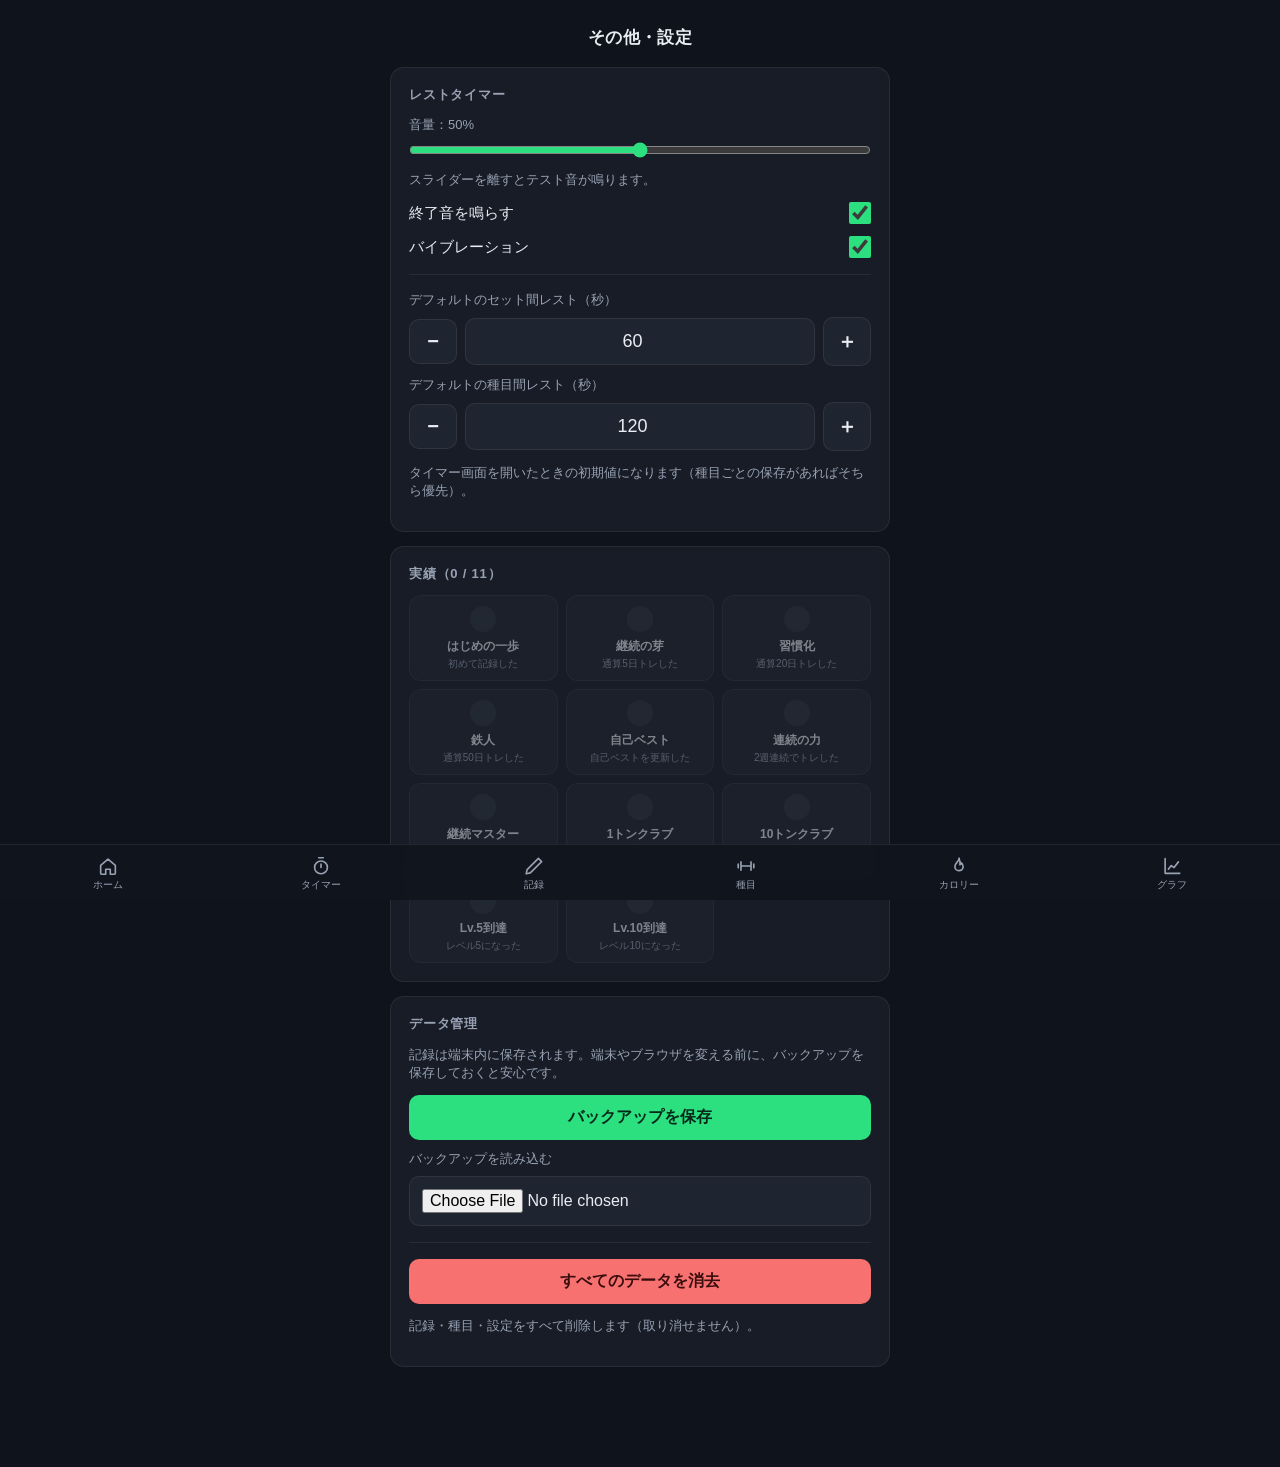
<file: settings.html>
<!DOCTYPE html>
<html lang="ja">
<head>
  <meta charset="UTF-8">
  <meta name="viewport" content="width=device-width, initial-scale=1.0, viewport-fit=cover">
  <title>その他・設定</title>

  <link rel="stylesheet" href="style.css">
  <link rel="preconnect" href="https://fonts.googleapis.com">
  <link href="https://fonts.googleapis.com/css2?family=Bebas+Neue&display=swap" rel="stylesheet">
  <link rel="manifest" href="manifest.json">
  <meta name="theme-color" content="#0B0E15">
  <link rel="apple-touch-icon" href="icon-192.png">
  <meta name="apple-mobile-web-app-capable" content="yes">
  <meta name="apple-mobile-web-app-status-bar-style" content="black">
</head>
<body>

  <h1>その他・設定</h1>

  <!-- レストタイマーの設定 -->
  <div class="card">
    <h2>レストタイマー</h2>

    <label>音量：<span id="volumeLabel"></span></label>
    <input id="setVolume" type="range" min="0" max="100" step="5"
      oninput="onVolumeInput()" onchange="playSound()">
    <p class="note">スライダーを離すとテスト音が鳴ります。</p>

    <label class="toggle-row">
      <span>終了音を鳴らす</span>
      <input id="setSoundOn" type="checkbox" onchange="onToggle('soundOn', this)">
    </label>

    <label class="toggle-row">
      <span>バイブレーション</span>
      <input id="setVibrateOn" type="checkbox" onchange="onToggle('vibrateOn', this)">
    </label>

    <div class="ai-divider"></div>

    <label>デフォルトのセット間レスト（秒）</label>
    <div class="field-row">
      <button type="button" class="step-btn" onclick="stepSetting('defaultSetRest','setDefaultSetRest',-15,0)">−</button>
      <input id="setDefaultSetRest" type="number" inputmode="numeric" onchange="onNumberSetting('defaultSetRest', this)">
      <button type="button" class="step-btn" onclick="stepSetting('defaultSetRest','setDefaultSetRest',15,0)">＋</button>
    </div>

    <label>デフォルトの種目間レスト（秒）</label>
    <div class="field-row">
      <button type="button" class="step-btn" onclick="stepSetting('defaultExRest','setDefaultExRest',-15,0)">−</button>
      <input id="setDefaultExRest" type="number" inputmode="numeric" onchange="onNumberSetting('defaultExRest', this)">
      <button type="button" class="step-btn" onclick="stepSetting('defaultExRest','setDefaultExRest',15,0)">＋</button>
    </div>
    <p class="note">タイマー画面を開いたときの初期値になります（種目ごとの保存があればそちら優先）。</p>
  </div>

  <!-- 実績バッジ -->
  <div class="card">
    <h2>実績</h2>
    <div id="badgeBox" class="badge-grid"></div>
  </div>

  <!-- データ管理 -->
  <div class="card">
    <h2>データ管理</h2>

    <div id="backupReminder" class="backup-reminder" style="display:none;"></div>

    <p class="note">
      記録は端末内に保存されます。端末やブラウザを変える前に、バックアップを保存しておくと安心です。
    </p>

    <button onclick="exportData()">バックアップを保存</button>

    <label>バックアップを読み込む</label>
    <input type="file" accept="application/json" onchange="importData(this)">

    <div class="ai-divider"></div>

    <button class="btn-stop" onclick="resetAllData()">すべてのデータを消去</button>
    <p class="note">記録・種目・設定をすべて削除します（取り消せません）。</p>
  </div>

  <nav class="bottom-nav">
    <a href="index.html"><span class="nav-icon"><svg viewBox="0 0 24 24" fill="none" stroke="currentColor" stroke-width="1.8" stroke-linecap="round" stroke-linejoin="round"><path d="M4 11.2 12 4.5l8 6.7V20a1 1 0 0 1-1 1h-4.5v-5.5h-5V21H5a1 1 0 0 1-1-1z"/></svg></span>ホーム</a>
    <a href="timer.html"><span class="nav-icon"><svg viewBox="0 0 24 24" fill="none" stroke="currentColor" stroke-width="1.8" stroke-linecap="round" stroke-linejoin="round"><circle cx="12" cy="13.5" r="7"/><path d="M12 13.5V10M9.5 3h5"/></svg></span>タイマー</a>
    <a href="record.html"><span class="nav-icon"><svg viewBox="0 0 24 24" fill="none" stroke="currentColor" stroke-width="1.8" stroke-linecap="round" stroke-linejoin="round"><path d="M16.8 3.7l3.5 3.5L8 19.5l-4.5 1 1-4.5z"/></svg></span>記録</a>
    <a href="exercise.html"><span class="nav-icon"><svg viewBox="0 0 24 24" fill="none" stroke="currentColor" stroke-width="1.8" stroke-linecap="round" stroke-linejoin="round"><path d="M3.5 10v4M6.5 7.5v9M17.5 7.5v9M20.5 10v4M6.5 12h11"/></svg></span>種目</a>
    <a href="calorie.html"><span class="nav-icon"><svg viewBox="0 0 24 24" fill="none" stroke="currentColor" stroke-width="1.8" stroke-linecap="round" stroke-linejoin="round"><path d="M12 3.5c.8 3-4.5 5.2-4.5 9a4.5 4.5 0 0 0 9 .2c0-1.9-.9-3.2-1.9-4.2-.2 1.3-.9 1.9-1.6 2.1.6-2.3-.2-5.1-1-7.1z"/></svg></span>カロリー</a>
    <a href="graph.html"><span class="nav-icon"><svg viewBox="0 0 24 24" fill="none" stroke="currentColor" stroke-width="1.8" stroke-linecap="round" stroke-linejoin="round"><path d="M4.5 4v16h16"/><path d="M8 15.5l3.2-4 3 2.2 4.8-6.2"/></svg></span>グラフ</a>
  </nav>

  <script src="script.js"></script>
  <script src="ai.js"></script>
</body>
</html>
</file>
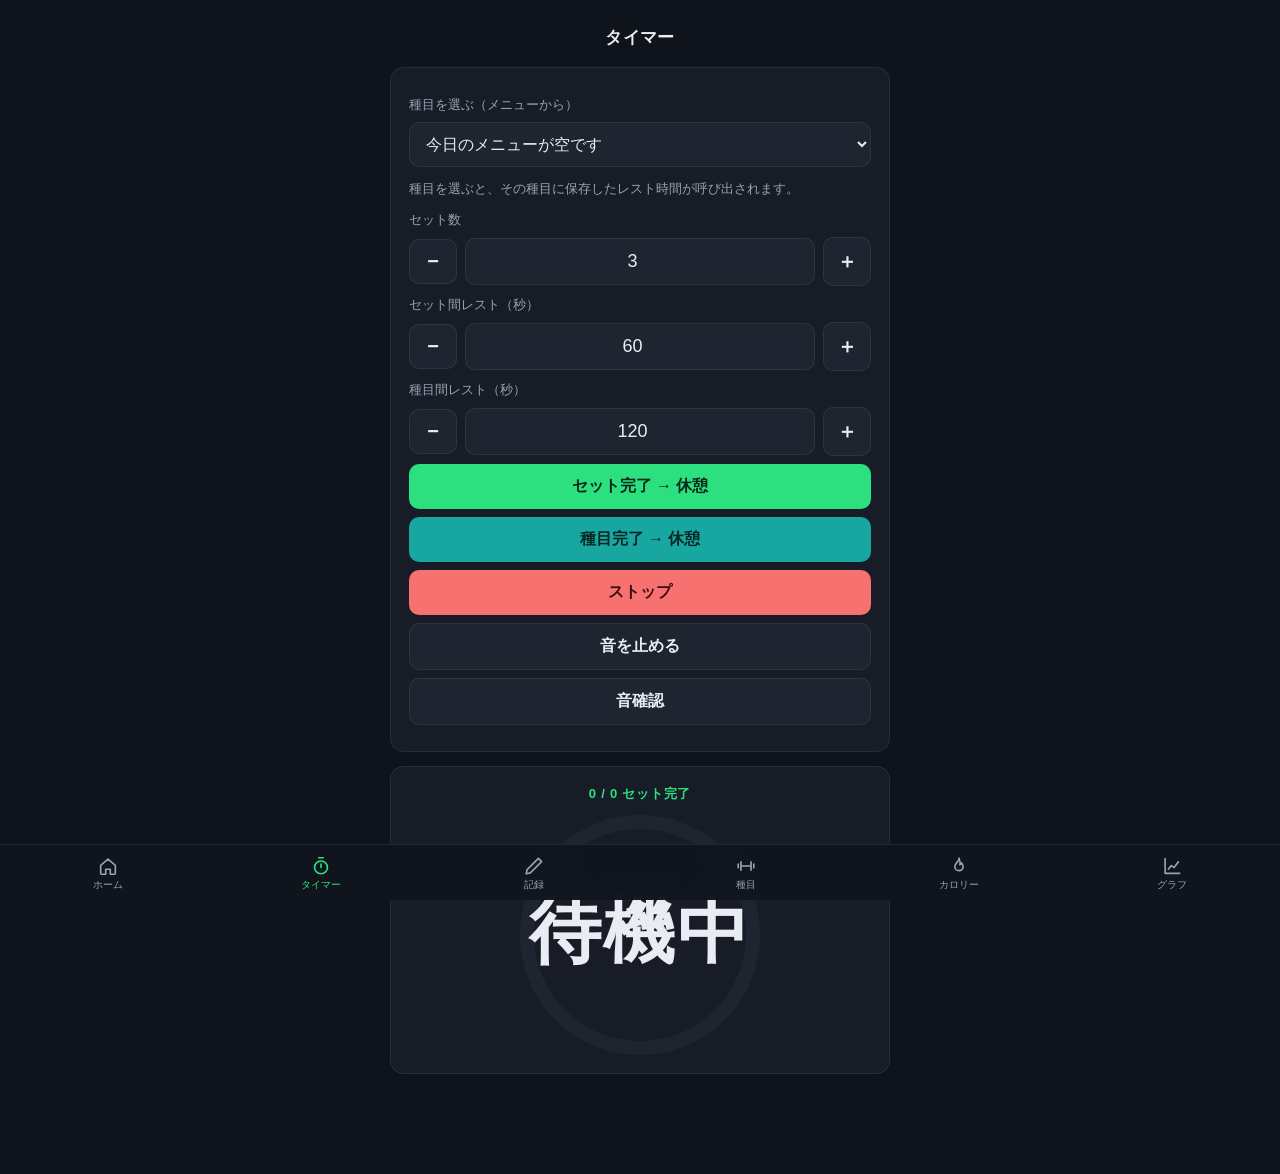
<file: timer.html>
<!DOCTYPE html>
<html lang="ja">
<head>
  <meta charset="UTF-8">
  <meta name="viewport" content="width=device-width, initial-scale=1.0, viewport-fit=cover">
  <title>タイマー</title>

  <link rel="stylesheet" href="style.css">
  <link rel="preconnect" href="https://fonts.googleapis.com">
  <link href="https://fonts.googleapis.com/css2?family=Bebas+Neue&display=swap" rel="stylesheet">
  <link rel="manifest" href="manifest.json">
  <meta name="theme-color" content="#0B0E15">
  <link rel="apple-touch-icon" href="icon-192.png">
  <meta name="apple-mobile-web-app-capable" content="yes">
  <meta name="apple-mobile-web-app-status-bar-style" content="black">
</head>
<body>

  

  <h1>タイマー</h1>

  <div class="card">

    <label>種目を選ぶ（メニューから）</label>
    <select id="timerExercise" onchange="onTimerExerciseChange()"></select>
    <p class="note" id="timerExerciseNote">種目を選ぶと、その種目に保存したレスト時間が呼び出されます。</p>

    <label>セット数</label>
    <div class="field-row">
      <button type="button" class="step-btn" onclick="stepField('totalSets', -1, 1)">−</button>
      <input id="totalSets" type="number" inputmode="numeric" value="3">
      <button type="button" class="step-btn" onclick="stepField('totalSets', 1, 1)">＋</button>
    </div>

    <label>セット間レスト（秒）</label>
    <div class="field-row">
      <button type="button" class="step-btn" onclick="stepField('setRest', -15, 0); saveTimerRest()">−</button>
      <input id="setRest" type="number" inputmode="numeric" value="60" onchange="saveTimerRest()">
      <button type="button" class="step-btn" onclick="stepField('setRest', 15, 0); saveTimerRest()">＋</button>
    </div>

    <label>種目間レスト（秒）</label>
    <div class="field-row">
      <button type="button" class="step-btn" onclick="stepField('exerciseRest', -15, 0); saveTimerRest()">−</button>
      <input id="exerciseRest" type="number" inputmode="numeric" value="120" onchange="saveTimerRest()">
      <button type="button" class="step-btn" onclick="stepField('exerciseRest', 15, 0); saveTimerRest()">＋</button>
    </div>

    <button id="setRestBtn" class="btn-set-rest" onclick="startSetRest()">
      セット完了 → 休憩
    </button>

    <button id="exerciseRestBtn" class="btn-ex-rest" onclick="startExerciseRest()">
      種目完了 → 休憩
    </button>

    <button class="btn-stop" onclick="stopTimer()">
      ストップ
    </button>

    <button class="btn-muted" onclick="stopSound()">
      音を止める
    </button>

    <button class="btn-muted" onclick="playSound()">
      音確認
    </button>

  </div>

  <div class="card">

    <h2 id="setDisplay">
      0 / 0 セット完了
    </h2>

    <div class="timer-ring" id="timerRing" style="--p:0">
      <h1 id="timer">
        待機中
      </h1>
    </div>

  </div>

  <script src="script.js"></script>

  <nav class="bottom-nav">
    <a href="index.html"><span class="nav-icon"><svg viewBox="0 0 24 24" fill="none" stroke="currentColor" stroke-width="1.8" stroke-linecap="round" stroke-linejoin="round"><path d="M4 11.2 12 4.5l8 6.7V20a1 1 0 0 1-1 1h-4.5v-5.5h-5V21H5a1 1 0 0 1-1-1z"/></svg></span>ホーム</a>
    <a href="timer.html" class="active"><span class="nav-icon"><svg viewBox="0 0 24 24" fill="none" stroke="currentColor" stroke-width="1.8" stroke-linecap="round" stroke-linejoin="round"><circle cx="12" cy="13.5" r="7"/><path d="M12 13.5V10M9.5 3h5"/></svg></span>タイマー</a>
    <a href="record.html"><span class="nav-icon"><svg viewBox="0 0 24 24" fill="none" stroke="currentColor" stroke-width="1.8" stroke-linecap="round" stroke-linejoin="round"><path d="M16.8 3.7l3.5 3.5L8 19.5l-4.5 1 1-4.5z"/></svg></span>記録</a>
    <a href="exercise.html"><span class="nav-icon"><svg viewBox="0 0 24 24" fill="none" stroke="currentColor" stroke-width="1.8" stroke-linecap="round" stroke-linejoin="round"><path d="M3.5 10v4M6.5 7.5v9M17.5 7.5v9M20.5 10v4M6.5 12h11"/></svg></span>種目</a>
    <a href="calorie.html"><span class="nav-icon"><svg viewBox="0 0 24 24" fill="none" stroke="currentColor" stroke-width="1.8" stroke-linecap="round" stroke-linejoin="round"><path d="M12 3.5c.8 3-4.5 5.2-4.5 9a4.5 4.5 0 0 0 9 .2c0-1.9-.9-3.2-1.9-4.2-.2 1.3-.9 1.9-1.6 2.1.6-2.3-.2-5.1-1-7.1z"/></svg></span>カロリー</a>
    <a href="graph.html"><span class="nav-icon"><svg viewBox="0 0 24 24" fill="none" stroke="currentColor" stroke-width="1.8" stroke-linecap="round" stroke-linejoin="round"><path d="M4.5 4v16h16"/><path d="M8 15.5l3.2-4 3 2.2 4.8-6.2"/></svg></span>グラフ</a>
  </nav>

</body>
</html>
</file>
<file: style.css>
/* =====================================================================
   筋トレサポートアプリ UI
   - ダーク基調 × 単色グリーンアクセント（控えめに使う）
   - 本文は左揃え、数字はスコアボード風のコンデンス書体
   - 画面下に固定タブナビ（SVGアイコン）
   ===================================================================== */

:root {
  --bg:        #0F131B;
  --surface:   #171C26;
  --surface-2: #1F2530;
  --line:      rgba(255,255,255,.07);
  --text:      #E9EDF3;
  --muted:     #98A2B3;
  --accent:    #2CE080;
  --accent-dim:#1FA35F;
  --amber:     #F5B04D;      /* 連続記録・自己ベスト */
  --danger:    #F87171;
  --radius:    14px;
  --num-font:  "Bebas Neue", "Oswald", sans-serif;
}

* { box-sizing: border-box; }

/* スマホの操作感：タップ時の灰色ハイライトを消す・ボタン等の誤選択を防ぐ */
button, a, .step-btn, .item-btn, .ai-mini, summary, label, .bottom-nav a {
  -webkit-tap-highlight-color: transparent;
}
button, .step-btn, .item-btn, .ai-mini, .bottom-nav a, summary {
  -webkit-user-select: none;
  user-select: none;
  touch-action: manipulation;   /* ダブルタップ拡大の遅延をなくす */
}

body {
  font-family: -apple-system, BlinkMacSystemFont, "Helvetica Neue",
               "Hiragino Kaku Gothic ProN", "Noto Sans JP", Meiryo, sans-serif;
  background: var(--bg);
  color: var(--text);
  text-align: left;
  margin: 0;
  padding: 20px 16px calc(86px + env(safe-area-inset-bottom));
  -webkit-font-smoothing: antialiased;
  overscroll-behavior-y: contain;         /* PWAで引っぱり更新の誤作動を防ぐ */
  -webkit-overflow-scrolling: touch;      /* 慣性スクロール */
}

/* --- 見出し --- */
h1 {
  font-size: 17px;
  font-weight: 700;
  letter-spacing: .02em;
  text-align: center;
  margin: 6px 0 18px;
}
h2 {
  font-size: 13px;
  font-weight: 600;
  letter-spacing: .06em;
  color: var(--muted);
  margin: 0 0 12px;
}

/* --- カード --- */
.card {
  background: var(--surface);
  border: 1px solid var(--line);
  border-radius: var(--radius);
  padding: 18px;
  margin: 14px auto;
  max-width: 500px;
}

/* --- 入力・ボタン --- */
label { display: block; margin: 10px 0 4px; font-size: 13px; color: var(--muted); }

input, select, button {
  display: block;
  width: 100%;
  margin: 8px 0;
  padding: 12px;
  font-size: 16px;
  border-radius: 10px;
  border: 1px solid var(--line);
  background: var(--surface-2);
  color: var(--text);
}
input::placeholder { color: var(--muted); }
input:focus-visible, select:focus-visible, button:focus-visible {
  outline: 2px solid var(--accent-dim);
  outline-offset: 1px;
}

/* ラジオ（〇）・チェックボックス（□）は小さめの固定サイズに
   （input全体の width:100% / padding が効いて膨らむのを打ち消す） */
input[type="radio"],
input[type="checkbox"] {
  -webkit-appearance: auto;
  appearance: auto;
  width: 17px;
  height: 17px;
  min-width: 17px;
  flex: 0 0 auto;
  margin: 0;
  padding: 0;
  border-radius: 0;
  vertical-align: middle;
  accent-color: var(--accent);
}

button {
  background: var(--accent);
  border: none;
  color: #06281A;
  font-weight: 700;
  cursor: pointer;
}
button:active { opacity: .85; }
button:disabled {
  background: var(--surface-2);
  color: var(--muted);
  cursor: default;
}

/* サブ（控えめ）ボタン */
.sub-btn, .step-btn, .item-btn, .ai-mini {
  background: var(--surface-2);
  color: var(--text);
  border: 1px solid var(--line);
  font-weight: 600;
}

/* タイマーのボタン色分け（役割ごとに色を変える） */
.btn-set-rest {                 /* セット完了→休憩：メインの緑 */
  background: var(--accent);
  color: #06281A;
}
.btn-ex-rest {                  /* 種目完了→休憩：ティール */
  background: #18A7A0;
  color: #052826;
}
.btn-stop {                     /* ストップ：赤 */
  background: var(--danger);
  color: #3a0d0d;
}
.btn-muted {                    /* 音を止める／音確認：控えめ */
  background: var(--surface-2);
  color: var(--text);
  border: 1px solid var(--line);
}

/* --- リスト --- */
ul { padding-left: 0; margin: 8px 0; }
li {
  list-style: none;
  margin: 8px 0;
  padding: 12px;
  background: var(--surface-2);
  border: 1px solid var(--line);
  border-radius: 10px;
}

/* --- 下部タブナビ --- */
.bottom-nav {
  position: fixed;
  left: 0; right: 0; bottom: 0;
  display: flex;
  justify-content: space-around;
  align-items: stretch;
  background: rgba(17,21,30,.96);
  backdrop-filter: blur(10px);
  -webkit-backdrop-filter: blur(10px);
  border-top: 1px solid var(--line);
  padding: 6px 2px calc(6px + env(safe-area-inset-bottom));
  z-index: 1000;
}
.bottom-nav a {
  flex: 1;
  min-width: 0;
  display: flex;
  flex-direction: column;
  align-items: center;
  gap: 2px;
  font-size: 10px;
  line-height: 1.1;
  white-space: nowrap;      /* ラベルを1行に固定（折り返しで窮屈にならない） */
  color: var(--muted);
  text-decoration: none;
  padding: 4px 0;
}
.bottom-nav a span:not(.nav-icon) { transform: scale(.95); }
.bottom-nav .nav-icon { display: block; height: 22px; }
.bottom-nav .nav-icon svg { width: 22px; height: 22px; display: block; }
.bottom-nav a.active { color: var(--accent); }

/* --- 前回重量の表示 --- */
#previousWeight { margin: 8px 0; color: var(--accent); font-size: 14px; }

/* --- 数値入力＋/−ステッパー --- */
.field-row {
  display: flex;
  gap: 8px;
  align-items: center;
  width: 100%;
  margin: 8px 0;
}
.field-row input {
  flex: 1 1 0;
  min-width: 0;            /* フレックス内で縮めるように（＋がはみ出さない） */
  width: auto; margin: 0; text-align: center;
  font-size: 18px;
  font-variant-numeric: tabular-nums;
}
.step-btn {
  width: 48px; flex: 0 0 auto;
  margin: 0; padding: 10px 0;
  font-size: 20px;
}

/* --- 一覧の行内ボタン --- */
.item-name { margin-bottom: 6px; font-weight: 600; }
.item-actions { display: flex; gap: 8px; }
.item-btn { width: auto; margin: 0; padding: 10px 16px; min-height: 40px; font-size: 13px; }
.item-btn.del { background: transparent; border-color: rgba(248,113,113,.35); color: var(--danger); }

/* --- 折りたたみ --- */
summary {
  cursor: pointer;
  padding: 8px 0;
  font-weight: 600;
  color: var(--accent);
}

/* --- プログレスバー --- */
.progress-track {
  background: var(--surface-2);
  border-radius: 999px;
  height: 10px;
  overflow: hidden;
  width: 100%;
}
.progress-fill {
  background: var(--accent);
  height: 100%;
  border-radius: 999px;
  transition: width .3s ease;
}

/* --- スコアボード風の数字（ホーム・タイマー） --- */
.stat-label {
  font-size: 11px;
  letter-spacing: .14em;
  color: var(--muted);
  text-align: center;
}
.stat-num {
  font-family: var(--num-font);
  font-size: 64px;
  line-height: 1;
  color: var(--text);
  text-align: center;
  margin: 4px 0 12px;
}
.stat-row {
  display: flex; align-items: baseline; justify-content: center; gap: 8px;
  margin-bottom: 10px;
}
.stat-num-md {
  font-family: var(--num-font);
  font-size: 40px; line-height: 1;
  color: var(--text);
}
.stat-den { color: var(--muted); font-size: 15px; }
.stat-sub { margin-top: 8px; color: var(--muted); font-size: 12px; text-align: center; }
.stat-msg { margin-top: 10px; font-weight: 600; text-align: center; }
.streak { margin-top: 8px; color: var(--muted); font-size: 13px; text-align: center; }
.streak.on { color: var(--amber); font-weight: 600; }

/* 今週の曜日ドット */
.week-dots {
  display: flex;
  gap: 6px;
  justify-content: center;
  margin: 12px 0 2px;
}
.week-dot {
  width: 40px;
  padding: 7px 0 6px;
  border-radius: 10px;
  background: var(--surface-2);
  display: flex;
  flex-direction: column;
  align-items: center;
  gap: 2px;
}
.week-dot-day { font-size: 11px; color: var(--muted); }
.week-dot-mark {
  font-size: 13px;
  height: 15px;
  line-height: 15px;
  font-weight: 700;
  color: #06281A;
}
.week-dot.on { background: var(--accent); }
.week-dot.on .week-dot-day { color: #06281A; }
.week-dot.future { opacity: .4; }

/* タイマーの数字 */
#timer {
  font-family: var(--num-font);
  font-size: 72px;
  line-height: 1;
  letter-spacing: .03em;
  margin: 10px 0;
  text-align: center;
}

/* レスト中に減っていく円形プログレスリング */
.timer-ring {
  position: relative;
  width: 240px;
  height: 240px;
  max-width: 72vw;
  aspect-ratio: 1 / 1;
  border-radius: 50%;
  margin: 6px auto 0;
  display: flex;
  align-items: center;
  justify-content: center;
  background: conic-gradient(var(--accent) calc(var(--p) * 1%), var(--surface-2) 0);
  transition: background .3s linear;
}
.timer-ring::before {
  content: "";
  position: absolute;
  inset: 14px;
  border-radius: 50%;
  background: var(--surface);
}
.timer-ring #timer { position: relative; margin: 0; }
#setDisplay { font-weight: 700; color: var(--accent); text-align: center; }

/* --- 通知メッセージ --- */
#recordMsg, .ai-add-msg { color: var(--accent); font-weight: 600; }

/* --- 補足テキスト --- */
.note, p.note { color: var(--muted); font-size: 13px; }

/* ホーム：上部の設定歯車＋設定ボタン */
.home-top {
  display: flex;
  align-items: center;
  justify-content: space-between;
  gap: 12px;
}
.home-top h1 { margin: 6px 0 18px; }
.settings-link {
  flex: 0 0 auto;
  color: var(--muted);
  display: inline-flex;
  padding: 8px;
  border-radius: 10px;
  border: 1px solid var(--line);
  background: var(--surface-2);
}
.settings-link svg { width: 22px; height: 22px; display: block; }
.settings-btn {
  display: block;
  text-align: center;
  text-decoration: none;
  color: var(--text);
  font-weight: 600;
  padding: 12px;
  border-radius: 10px;
  background: var(--surface-2);
  border: 1px solid var(--line);
}

/* --- 部位フィルタのタブ（横スクロール） --- */
.filter-tabs {
  display: flex;
  gap: 6px;
  overflow-x: auto;
  -webkit-overflow-scrolling: touch;
  padding: 4px 0 8px;
  margin: 4px 0;
  scrollbar-width: none;
}
.filter-tabs::-webkit-scrollbar { display: none; }
.filter-tab {
  flex: 0 0 auto;
  width: auto; margin: 0;
  padding: 8px 14px;
  font-size: 13px; font-weight: 600;
  border-radius: 999px;
  background: var(--surface-2);
  color: var(--muted);
  border: 1px solid var(--line);
}
.filter-tab.active {
  background: var(--accent);
  color: #06281A;
  border-color: transparent;
}
.ex-empty { color: var(--muted); text-align: center; background: transparent; border: none; }

/* バックアップの案内バナー（ホーム） */
.backup-reminder {
  background: rgba(245,176,77,.12);
  border: 1px solid rgba(245,176,77,.4);
  color: var(--amber);
  border-radius: 10px;
  padding: 10px 12px;
  font-size: 13px;
  margin-bottom: 12px;
}

/* 実績バッジ */
.badge-grid {
  display: grid;
  grid-template-columns: repeat(3, 1fr);
  gap: 8px;
}
.badge {
  border-radius: 12px;
  padding: 10px 6px;
  text-align: center;
  border: 1px solid var(--line);
  background: var(--surface-2);
}
.badge.earned {
  background: rgba(44,224,128,.10);
  border-color: rgba(44,224,128,.45);
}
.badge.locked { opacity: .5; }
.badge-mark {
  width: 26px; height: 26px; line-height: 26px;
  margin: 0 auto 6px;
  border-radius: 50%;
  font-weight: 800; font-size: 14px;
  color: #06281A; background: var(--accent);
}
.badge.locked .badge-mark { background: var(--line); color: transparent; }
.badge-label { font-size: 12px; font-weight: 700; }
.badge-desc { font-size: 10px; color: var(--muted); margin-top: 2px; line-height: 1.3; }

/* 設定：トグル行・スライダー */
.toggle-row {
  display: flex; align-items: center; justify-content: space-between;
  gap: 12px; margin: 12px 0 4px;
  font-size: 15px; color: var(--text);
}
.toggle-row input[type="checkbox"] {
  width: 22px; height: 22px; min-width: 22px;
}
input[type="range"] {
  width: 100%; margin: 8px 0; padding: 0;
  accent-color: var(--accent);
  background: transparent; border: none;
}

/* --- スマホ向け（狭い画面）最適化 --- */
@media (max-width: 430px) {
  body { padding: 16px 10px calc(84px + env(safe-area-inset-bottom)); }
  .card { padding: 14px; margin: 12px auto; }
  .step-btn { width: 44px; font-size: 18px; }
  .field-row { gap: 6px; }
  input, select, button { font-size: 16px; }   /* iOSで拡大されないよう16px以上 */
  .bottom-nav { padding: 5px 0 calc(5px + env(safe-area-inset-bottom)); }
  .bottom-nav a { font-size: 9px; gap: 1px; padding: 3px 0; }
  .bottom-nav .nav-icon { height: 20px; }
  .bottom-nav .nav-icon svg { width: 20px; height: 20px; }
  .stat-num { font-size: 56px; }
  #timer { font-size: 64px; }
  .week-dot { width: 100%; }                    /* 曜日ドットを7等分で画面いっぱいに */
  .week-dots { gap: 4px; }
}

/* --- アクセシビリティ --- */
@media (prefers-reduced-motion: reduce) {
  * { transition: none !important; animation: none !important; }
}

/* =====================================================================
   記録ページ（record.html）専用
   - 以前は record.html の <style> に直接書いていたものを集約
   ===================================================================== */

/* --- ページ内タブ（今日のメニュー / 記録する / AI提案） --- */
.rec-tabs {
  position: sticky;
  top: 0;
  z-index: 20;
  display: flex;
  gap: 6px;
  max-width: 500px;
  margin: 0 auto;
  padding: 8px 0 10px;
  background: var(--bg);
}
.rec-tab {
  flex: 1 1 0;
  width: auto;
  margin: 0;
  padding: 10px 4px;
  font-size: 13px;
  font-weight: 700;
  border-radius: 999px;
  background: var(--surface-2);
  color: var(--muted);
  border: 1px solid var(--line);
  white-space: nowrap;
}
.rec-tab.active {
  background: var(--accent);
  color: #06281A;
  border-color: transparent;
}

/* タブ上の件数バッジ（0件のときは自動で消える） */
.rec-badge {
  display: inline-block;
  margin-left: 5px;
  min-width: 18px;
  padding: 0 4px;
  border-radius: 999px;
  background: rgba(255,255,255,.14);
  font-size: 11px;
  line-height: 18px;
  font-variant-numeric: tabular-nums;
}
.rec-tab.active .rec-badge { background: rgba(0,0,0,.18); }
.rec-badge:empty { display: none; }

/* --- パネル切替 --- */
.rec-panel { display: none; }
.rec-panel.active { display: block; }

/* --- 選択チップ（ラジオ／チェックを丸ボタン化して横に並べる） --- */
.chip-row {
  display: flex;
  flex-wrap: wrap;
  gap: 7px;
  margin: 0 0 16px;
}
.chip {
  display: inline-flex;
  position: relative;
  margin: 0;              /* 共通の label ルール（margin:10px 0 4px）を打ち消す */
}
.chip input[type="radio"],
.chip input[type="checkbox"] {
  position: absolute;
  inset: 0;
  width: 100%;
  height: 100%;
  min-width: 0;
  margin: 0;
  padding: 0;
  opacity: 0;
  cursor: pointer;
  appearance: none;
  -webkit-appearance: none;
}
.chip span {
  padding: 9px 15px;
  border-radius: 999px;
  background: var(--surface-2);
  color: var(--muted);
  border: 1px solid var(--line);
  font-size: 13px;
  font-weight: 600;
  white-space: nowrap;
}
.chip input:checked + span {
  background: var(--accent);
  color: #06281A;
  border-color: transparent;
}
.chip input:focus-visible + span {
  outline: 2px solid var(--accent-dim);
  outline-offset: 1px;
}

/* --- AI提案セクション --- */
.ai-card { text-align: left; }
.ai-group { margin-bottom: 10px; }
.ai-group-title {
  font-weight: 700;
  font-size: 14px;
  margin: 0 0 8px;
}
.ai-note {
  color: var(--muted);
  font-size: 12px;
  margin: -4px 0 8px;
  line-height: 1.5;
}
.ai-option {
  display: flex;
  align-items: center;
  gap: 10px;
  padding: 9px 0;
}
.ai-option input { width: auto; margin: 0; }
.ai-divider { border-top: 1px solid var(--line); margin: 16px 0; }

/* 提案結果 */
.ai-section-title { font-weight: 700; font-size: 15px; margin: 14px 0 8px; }
.ai-tags { display: flex; flex-wrap: wrap; gap: 8px; }
.ai-tag {
  background: var(--surface-2);
  border: 1px solid var(--line);
  padding: 4px 12px;
  border-radius: 20px;
  font-size: 13px;
}

/* 全てチェック／外す */
.ai-check-controls { display: flex; gap: 10px; margin: 6px 0 4px; }
.ai-mini {
  width: auto;
  padding: 8px 14px;
  font-size: 14px;
}

/* チェック付きの提案行 */
.ai-pick-row {
  display: flex;
  align-items: center;
  justify-content: space-between;
  gap: 10px;
  padding: 12px 0;
  border-bottom: 1px solid var(--line);
  cursor: pointer;
}
.ai-pick-left { display: flex; align-items: center; gap: 10px; }
.ai-pick-row input { width: auto; margin: 0; }
.ai-ex-name { font-weight: 700; }
.ai-ex-hint { display: block; color: var(--accent); font-size: 12px; margin-top: 2px; }
.ai-ex-set { color: var(--muted); white-space: nowrap; }

/* 提案行の重さ入力（−/＋つき） */
.ai-pick-item { border-bottom: 1px solid var(--line); }
.ai-pick-item .ai-pick-row { border-bottom: none; padding-bottom: 4px; }
.ai-weight-row {
  display: flex;
  align-items: center;
  gap: 6px;
  padding: 0 0 12px 8px;
}
.ai-weight-label { color: var(--muted); font-size: 13px; margin-right: 2px; flex: 0 0 auto; }
.ai-weight-row input.ai-weight {
  flex: 1 1 0;
  min-width: 0;
  width: auto;
  margin: 0;
  padding: 8px;
  text-align: center;
  font-size: 16px;
  font-variant-numeric: tabular-nums;
}
.ai-weight-row .ai-step {
  width: 44px;
  flex: 0 0 auto;
  padding: 8px 0;
  font-size: 18px;
  margin: 0;
  background: var(--surface-2);
  color: var(--text);
  border: 1px solid var(--line);
  border-radius: 8px;
  cursor: pointer;
}
.ai-weight-unit { color: var(--muted); font-size: 13px; flex: 0 0 auto; }

.ai-reason {
  background: var(--surface-2);
  border: 1px solid var(--line);
  border-radius: 10px;
  padding: 14px;
  margin: 16px 0;
  line-height: 1.6;
}
.ai-reason-title { font-weight: 700; margin-bottom: 6px; }
.ai-add-msg { color: var(--accent); margin-top: 10px; }

/* --- 今日のメニュー：種目ごとにまとめて表示 --- */
#menuList { padding-left: 0; margin: 0; }
.menu-ex {
  list-style: none;
  background: var(--surface-2);
  border: 1px solid var(--line);
  border-radius: 12px;
  padding: 12px 12px 10px;
  margin: 10px 0;
}
.menu-ex-head {
  display: flex;
  align-items: center;
  justify-content: space-between;
  gap: 8px;
  margin-bottom: 8px;
}
.menu-ex-name { font-weight: 700; font-size: 16px; }
.set-add-btn {
  width: auto;
  margin: 0;
  flex: 0 0 auto;
  padding: 8px 12px;
  font-size: 13px;
  background: var(--surface);
  color: var(--accent);
  border: 1px solid var(--accent-dim);
  border-radius: 8px;
}
.set-row {
  display: flex;
  align-items: center;
  gap: 6px;
  padding: 5px 0;
}
.set-no { color: var(--muted); font-size: 13px; flex: 0 0 auto; width: 66px; }
.set-inp {
  flex: 1 1 0;
  min-width: 0;
  width: auto;
  margin: 0;
  padding: 8px;
  text-align: center;
  font-size: 16px;
  font-variant-numeric: tabular-nums;
}
.set-unit { color: var(--muted); font-size: 13px; flex: 0 0 auto; }
.set-del {
  width: 36px;
  flex: 0 0 auto;
  margin: 0;
  padding: 8px 0;
  background: transparent;
  color: var(--danger);
  border: 1px solid rgba(248,113,113,.35);
  border-radius: 8px;
  font-size: 16px;
  line-height: 1;
}
.menu-ex-del {
  width: 100%;
  margin: 8px 0 0;
  padding: 8px;
  background: transparent;
  color: var(--muted);
  border: 1px dashed var(--line);
  border-radius: 8px;
  font-size: 13px;
}

/* --- 保存メニューのワンタップ読み込み --- */
.routine-row {
  display: flex;
  gap: 8px;
  align-items: center;
  width: 100%;
  margin: 8px 0;
}
.routine-load { flex: 1 1 0; margin: 0; }
.routine-del {
  width: 50px;
  flex: 0 0 auto;
  margin: 0;
  padding: 12px 0;
  background: transparent;
  color: var(--danger);
  border: 1px solid rgba(248,113,113,.35);
}
</file>
